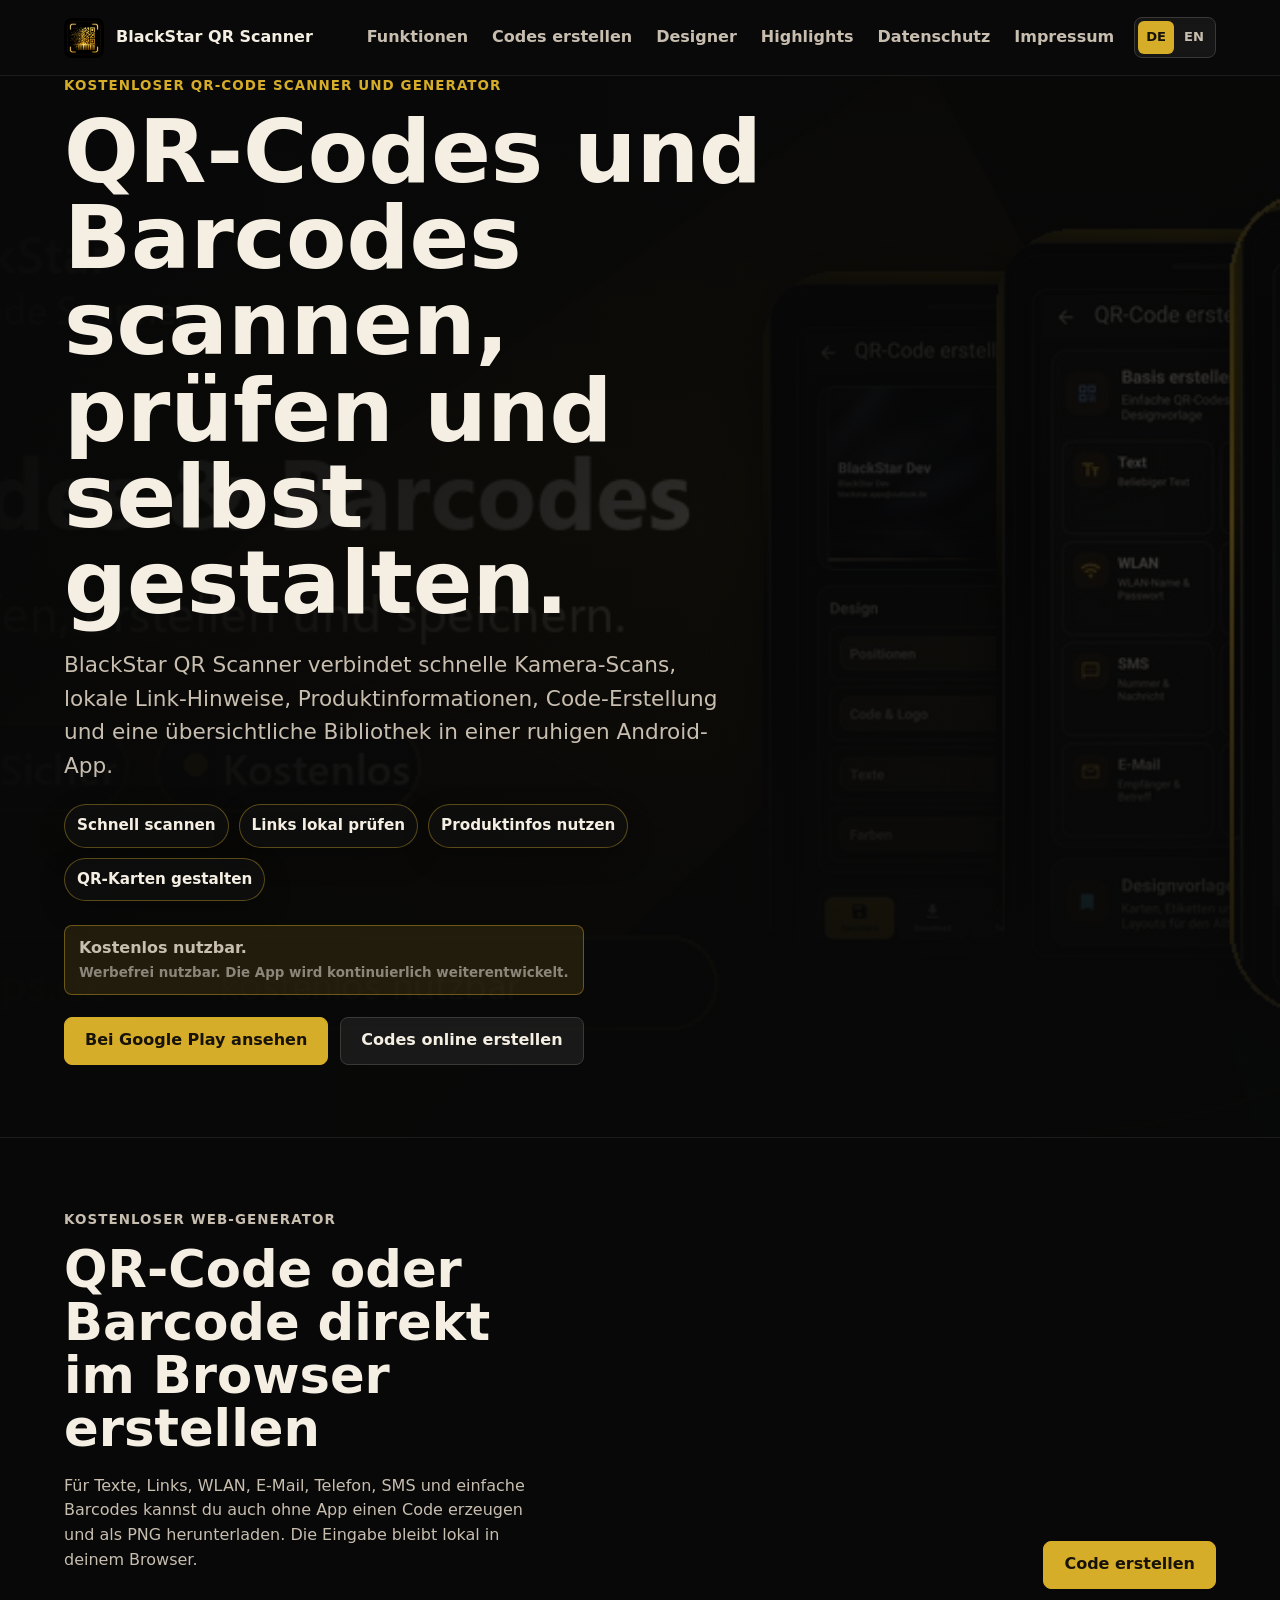
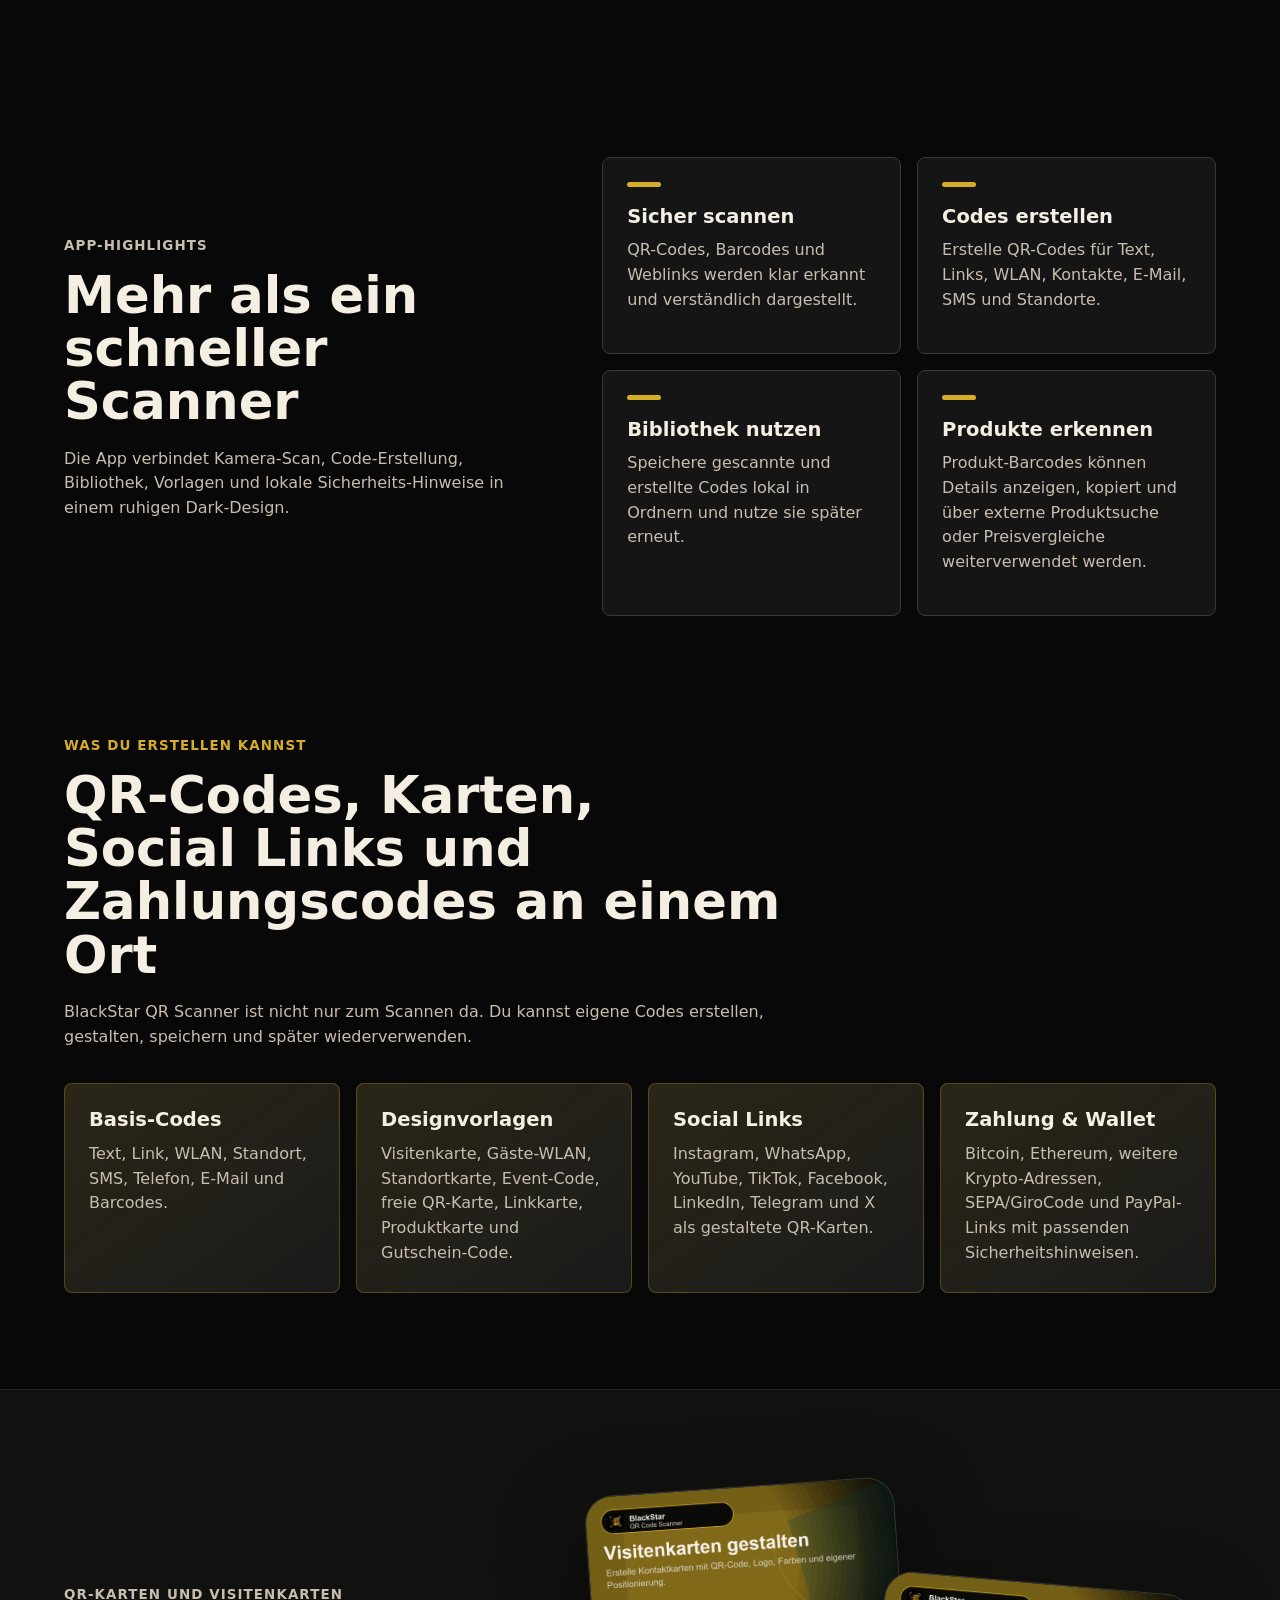
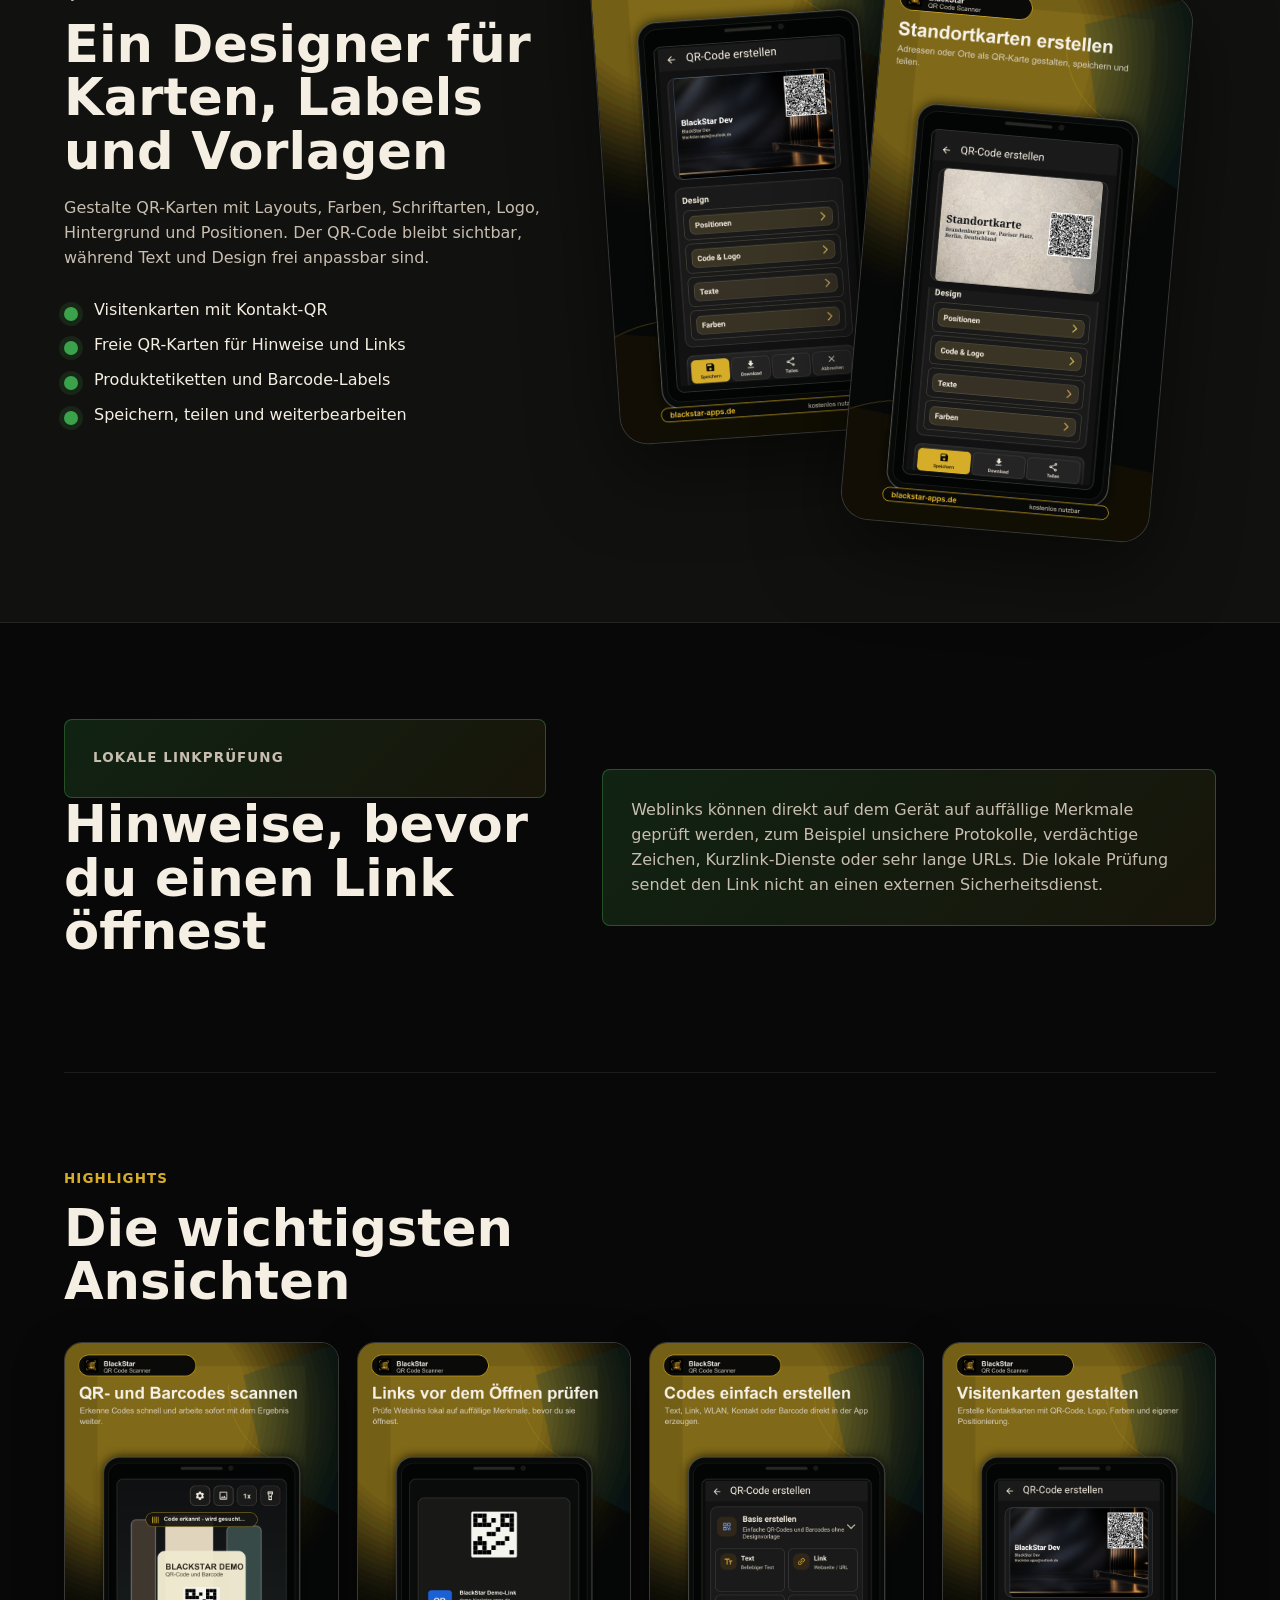
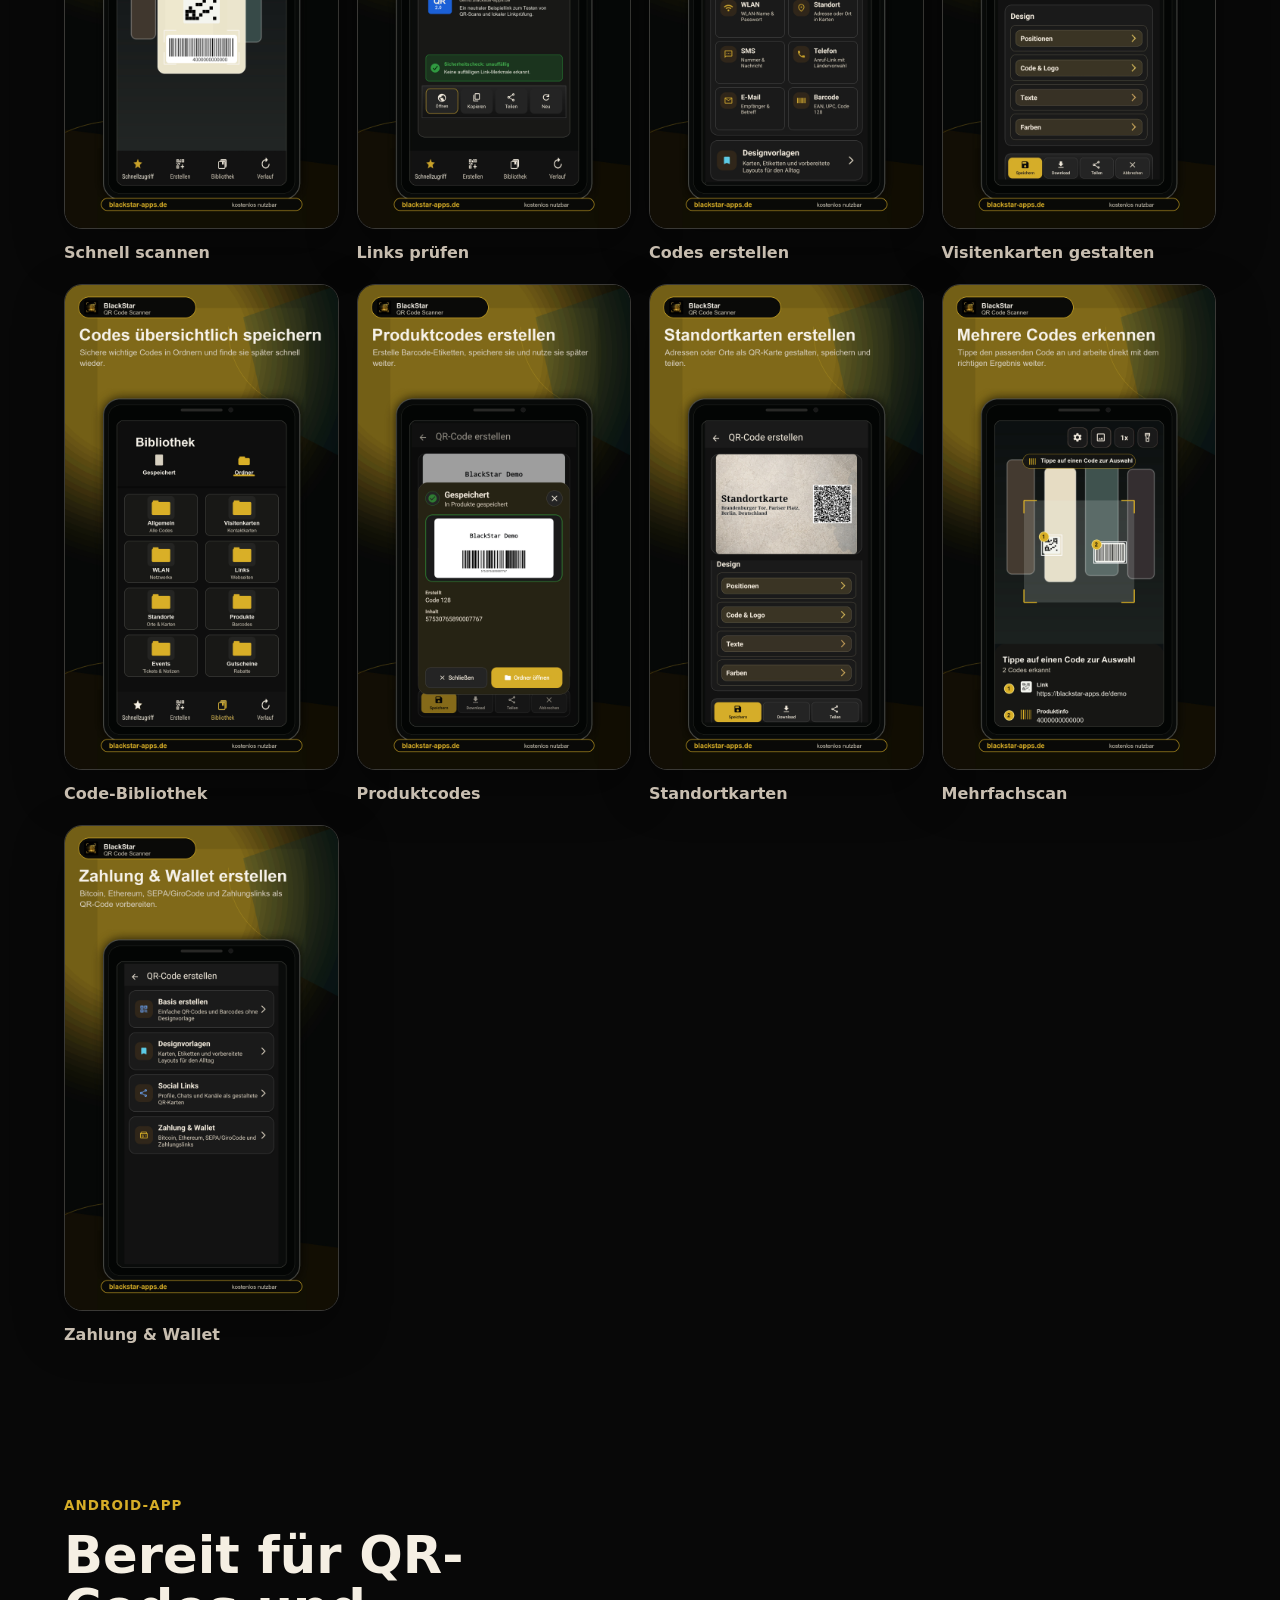
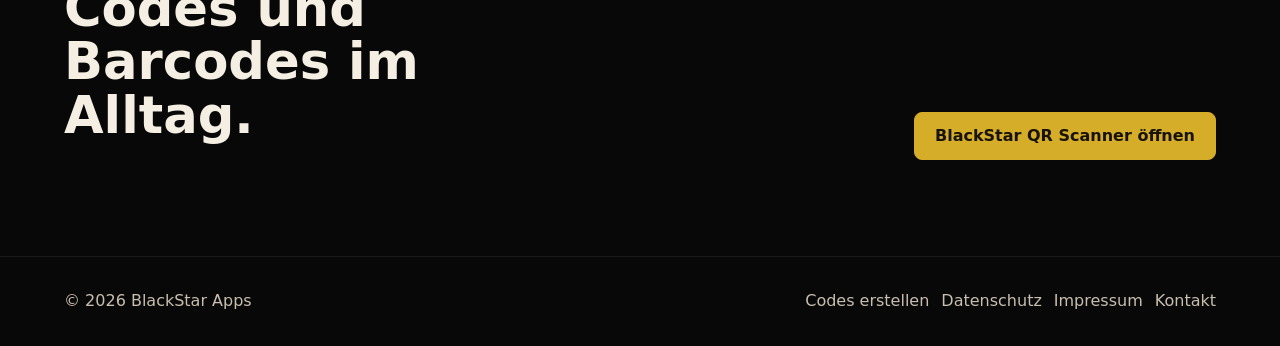
<file: index.html>
<!doctype html>
<html lang="de">
<head>
  <meta charset="utf-8">
  <meta name="viewport" content="width=device-width, initial-scale=1">
  <title>BlackStar QR Scanner - QR-Codes und Barcodes scannen und erstellen</title>
  <meta name="description" content="BlackStar QR Scanner ist eine Android-App zum Scannen, Erstellen, Speichern und Wiederverwenden von QR-Codes und Barcodes.">
  <meta name="robots" content="index, follow">
  <meta name="theme-color" content="#0c0c0c">
  <link rel="canonical" href="https://blackstar-apps.de/">
  <link rel="alternate" hreflang="de" href="https://blackstar-apps.de/">
  <link rel="alternate" hreflang="en" href="https://blackstar-apps.de/en/">
  <link rel="alternate" hreflang="x-default" href="https://blackstar-apps.de/">
  <meta property="og:type" content="website">
  <meta property="og:site_name" content="BlackStar Apps">
  <meta property="og:locale" content="de_DE">
  <meta property="og:locale:alternate" content="en_US">
  <meta property="og:title" content="BlackStar QR Scanner - QR-Codes und Barcodes scannen und erstellen">
  <meta property="og:description" content="Kostenlose Android-App zum Scannen, Erstellen, Speichern und Wiederverwenden von QR-Codes und Barcodes.">
  <meta property="og:url" content="https://blackstar-apps.de/">
  <meta property="og:image" content="https://blackstar-apps.de/assets/img/feature-de.jpg">
  <meta name="twitter:card" content="summary_large_image">
  <meta name="twitter:title" content="BlackStar QR Scanner">
  <meta name="twitter:description" content="QR-Codes und Barcodes einfach scannen, erstellen und speichern.">
  <meta name="twitter:image" content="https://blackstar-apps.de/assets/img/feature-de.jpg">
  <link rel="icon" href="assets/img/app-icon.png">
  <link rel="stylesheet" href="assets/styles.css">
  <script type="application/ld+json">
  {
    "@context": "https://schema.org",
    "@graph": [
      {
        "@type": "Organization",
        "@id": "https://blackstar-apps.de/#organization",
        "name": "BlackStar Apps",
        "url": "https://blackstar-apps.de/",
        "logo": "https://blackstar-apps.de/assets/img/app-icon.png",
        "email": "blackstar.apps@outlook.de"
      },
      {
        "@type": "WebSite",
        "@id": "https://blackstar-apps.de/#website",
        "url": "https://blackstar-apps.de/",
        "name": "BlackStar Apps",
        "inLanguage": "de",
        "publisher": {
          "@id": "https://blackstar-apps.de/#organization"
        }
      },
      {
        "@type": "MobileApplication",
        "@id": "https://blackstar-apps.de/#blackstar-qr-scanner",
        "name": "BlackStar QR Scanner",
        "operatingSystem": "Android",
        "applicationCategory": "UtilitiesApplication",
        "description": "Android-App zum Scannen, Erstellen, Speichern und Wiederverwenden von QR-Codes und Barcodes.",
        "isAccessibleForFree": true,
        "url": "https://blackstar-apps.de/",
        "downloadUrl": "https://play.google.com/store/apps/details?id=de.blackstar.qrscanner",
        "publisher": {
          "@id": "https://blackstar-apps.de/#organization"
        }
      }
    ]
  }
  </script>
</head>
<body>
  <header class="site-header">
    <a class="brand" href="index.html" aria-label="BlackStar QR Scanner Startseite">
      <img src="assets/img/app-icon.png" alt="" width="40" height="40">
      <span>BlackStar QR Scanner</span>
    </a>
    <button class="nav-toggle" type="button" aria-expanded="false" aria-controls="site-nav">
      <span></span>
      <span></span>
      <span></span>
    </button>
    <nav id="site-nav" class="site-nav" aria-label="Hauptnavigation">
      <a href="#funktionen">Funktionen</a>
      <a href="qr-code-erstellen.html">Codes erstellen</a>
      <a href="#design">Designer</a>
      <a href="#screenshots">Highlights</a>
      <a href="datenschutz.html">Datenschutz</a>
      <a href="impressum.html">Impressum</a>
    </nav>
    <div class="language-switch" aria-label="Sprache">
      <a href="index.html" aria-current="true">DE</a>
      <a href="en/">EN</a>
    </div>
  </header>

  <main>
    <section class="hero">
      <picture class="hero-bg">
        <source srcset="assets/img/feature-de.jpg" media="(min-width: 760px)">
        <img src="assets/img/feature-de.jpg" alt="">
      </picture>
      <div class="hero-overlay"></div>
      <div class="hero-content">
        <p class="eyebrow">Kostenloser QR-Code Scanner und Generator</p>
        <h1>QR-Codes und Barcodes scannen, prüfen und selbst gestalten.</h1>
        <p class="hero-copy">
          BlackStar QR Scanner verbindet schnelle Kamera-Scans, lokale Link-Hinweise,
          Produktinformationen, Code-Erstellung und eine übersichtliche Bibliothek in
          einer ruhigen Android-App.
        </p>
        <ul class="hero-benefits" aria-label="Wichtige Vorteile">
          <li>Schnell scannen</li>
          <li>Links lokal prüfen</li>
          <li>Produktinfos nutzen</li>
          <li>QR-Karten gestalten</li>
        </ul>
        <p class="free-note">
          <span>Kostenlos nutzbar.</span>
          <small>Werbefrei nutzbar. Die App wird kontinuierlich weiterentwickelt.</small>
        </p>
        <div class="hero-actions">
          <a class="button primary" href="https://play.google.com/store/apps/details?id=de.blackstar.qrscanner">Bei Google Play ansehen</a>
          <a class="button secondary" href="qr-code-erstellen.html">Codes online erstellen</a>
        </div>
      </div>
    </section>

    <section class="section web-tool-teaser">
      <div>
        <p class="section-kicker">Kostenloser Web-Generator</p>
        <h2>QR-Code oder Barcode direkt im Browser erstellen</h2>
        <p>
          Für Texte, Links, WLAN, E-Mail, Telefon, SMS und einfache Barcodes kannst du
          auch ohne App einen Code erzeugen und als PNG herunterladen.
          Die Eingabe bleibt lokal in deinem Browser.
        </p>
      </div>
      <a class="button primary" href="qr-code-erstellen.html">Code erstellen</a>
    </section>

    <section id="funktionen" class="section intro-grid">
      <div>
        <p class="section-kicker">App-Highlights</p>
        <h2>Mehr als ein schneller Scanner</h2>
        <p>
          Die App verbindet Kamera-Scan, Code-Erstellung, Bibliothek, Vorlagen und
          lokale Sicherheits-Hinweise in einem ruhigen Dark-Design.
        </p>
      </div>
      <div class="feature-list">
        <article>
          <h3>Sicher scannen</h3>
          <p>QR-Codes, Barcodes und Weblinks werden klar erkannt und verständlich dargestellt.</p>
        </article>
        <article>
          <h3>Codes erstellen</h3>
          <p>Erstelle QR-Codes für Text, Links, WLAN, Kontakte, E-Mail, SMS und Standorte.</p>
        </article>
        <article>
          <h3>Bibliothek nutzen</h3>
          <p>Speichere gescannte und erstellte Codes lokal in Ordnern und nutze sie später erneut.</p>
        </article>
        <article>
          <h3>Produkte erkennen</h3>
          <p>Produkt-Barcodes können Details anzeigen, kopiert und über externe Produktsuche oder Preisvergleiche weiterverwendet werden.</p>
        </article>
      </div>
    </section>

    <section class="section capability-section">
      <div class="section-heading">
        <p class="section-kicker">Was du erstellen kannst</p>
        <h2>QR-Codes, Karten, Social Links und Zahlungscodes an einem Ort</h2>
        <p>
          BlackStar QR Scanner ist nicht nur zum Scannen da. Du kannst eigene Codes
          erstellen, gestalten, speichern und später wiederverwenden.
        </p>
      </div>
      <div class="capability-grid">
        <article>
          <h3>Basis-Codes</h3>
          <p>Text, Link, WLAN, Standort, SMS, Telefon, E-Mail und Barcodes.</p>
        </article>
        <article>
          <h3>Designvorlagen</h3>
          <p>Visitenkarte, Gäste-WLAN, Standortkarte, Event-Code, freie QR-Karte, Linkkarte, Produktkarte und Gutschein-Code.</p>
        </article>
        <article>
          <h3>Social Links</h3>
          <p>Instagram, WhatsApp, YouTube, TikTok, Facebook, LinkedIn, Telegram und X als gestaltete QR-Karten.</p>
        </article>
        <article>
          <h3>Zahlung &amp; Wallet</h3>
          <p>Bitcoin, Ethereum, weitere Krypto-Adressen, SEPA/GiroCode und PayPal-Links mit passenden Sicherheitshinweisen.</p>
        </article>
      </div>
    </section>

    <section id="design" class="section designer">
      <div class="designer-copy">
        <p class="section-kicker">QR-Karten und Visitenkarten</p>
        <h2>Ein Designer für Karten, Labels und Vorlagen</h2>
        <p>
          Gestalte QR-Karten mit Layouts, Farben, Schriftarten, Logo, Hintergrund
          und Positionen. Der QR-Code bleibt sichtbar, während Text und Design frei
          anpassbar sind.
        </p>
        <ul class="check-list">
          <li>Visitenkarten mit Kontakt-QR</li>
          <li>Freie QR-Karten für Hinweise und Links</li>
          <li>Produktetiketten und Barcode-Labels</li>
          <li>Speichern, teilen und weiterbearbeiten</li>
        </ul>
      </div>
      <div class="phone-pair" aria-label="App-Vorschauen">
        <img class="phone one" src="assets/img/web-de-04-business-card-designer.jpg" alt="Visitenkarten-Designer im BlackStar QR Scanner">
        <img class="phone two" src="assets/img/web-de-07-location-card.jpg" alt="Standortkarte mit QR-Code und Designoptionen">
      </div>
    </section>

    <section class="section safety">
      <div>
        <p class="section-kicker">Lokale Linkprüfung</p>
        <h2>Hinweise, bevor du einen Link öffnest</h2>
      </div>
      <p>
        Weblinks können direkt auf dem Gerät auf auffällige Merkmale geprüft werden,
        zum Beispiel unsichere Protokolle, verdächtige Zeichen, Kurzlink-Dienste
        oder sehr lange URLs. Die lokale Prüfung sendet den Link nicht an einen
        externen Sicherheitsdienst.
      </p>
    </section>

    <section id="screenshots" class="section screenshot-section">
      <div class="section-heading">
        <p class="section-kicker">Highlights</p>
        <h2>Die wichtigsten Ansichten</h2>
      </div>
      <div class="screenshots">
        <figure>
          <img src="assets/img/web-de-01-scan-codes.jpg" alt="Scanner mit erkanntem QR-Code und Barcode">
          <figcaption>Schnell scannen</figcaption>
        </figure>
        <figure>
          <img src="assets/img/web-de-02-link-safety-check.jpg" alt="Link-Ergebnis mit lokalem Sicherheitscheck">
          <figcaption>Links prüfen</figcaption>
        </figure>
        <figure>
          <img src="assets/img/web-de-03-create-codes.jpg" alt="QR-Code-Generator mit mehreren Codearten">
          <figcaption>Codes erstellen</figcaption>
        </figure>
        <figure>
          <img src="assets/img/web-de-04-business-card-designer.jpg" alt="Visitenkarten-Designer mit Layout- und Farbbereichen">
          <figcaption>Visitenkarten gestalten</figcaption>
        </figure>
        <figure>
          <img src="assets/img/web-de-05-organize-library.jpg" alt="Bibliothek mit Ordnern für gespeicherte Codes">
          <figcaption>Code-Bibliothek</figcaption>
        </figure>
        <figure>
          <img src="assets/img/web-de-06-product-code.jpg" alt="Produktcode und Barcode-Etikett mit gespeicherter Vorschau">
          <figcaption>Produktcodes</figcaption>
        </figure>
        <figure>
          <img src="assets/img/web-de-07-location-card.jpg" alt="Standortkarte mit QR-Code und Layoutoptionen">
          <figcaption>Standortkarten</figcaption>
        </figure>
        <figure>
          <img src="assets/img/web-de-08-multi-scan-selection.jpg" alt="Mehrfachscan mit auswählbaren Codes">
          <figcaption>Mehrfachscan</figcaption>
        </figure>
        <figure>
          <img src="assets/img/web-de-09-payment-wallet.jpg" alt="Zahlung und Wallet im QR-Code-Generator">
          <figcaption>Zahlung &amp; Wallet</figcaption>
        </figure>
      </div>
    </section>

    <section class="section cta">
      <div>
        <p class="section-kicker">Android-App</p>
        <h2>Bereit für QR-Codes und Barcodes im Alltag.</h2>
      </div>
      <a class="button primary" href="https://play.google.com/store/apps/details?id=de.blackstar.qrscanner">BlackStar QR Scanner öffnen</a>
    </section>
  </main>

  <footer class="site-footer">
    <p>© <span id="year"></span> BlackStar Apps</p>
    <div>
      <a href="qr-code-erstellen.html">Codes erstellen</a>
      <a href="datenschutz.html">Datenschutz</a>
      <a href="impressum.html">Impressum</a>
      <a href="mailto:blackstar.apps@outlook.de">Kontakt</a>
    </div>
  </footer>

  <script src="assets/app.js"></script>
</body>
</html>
</file>
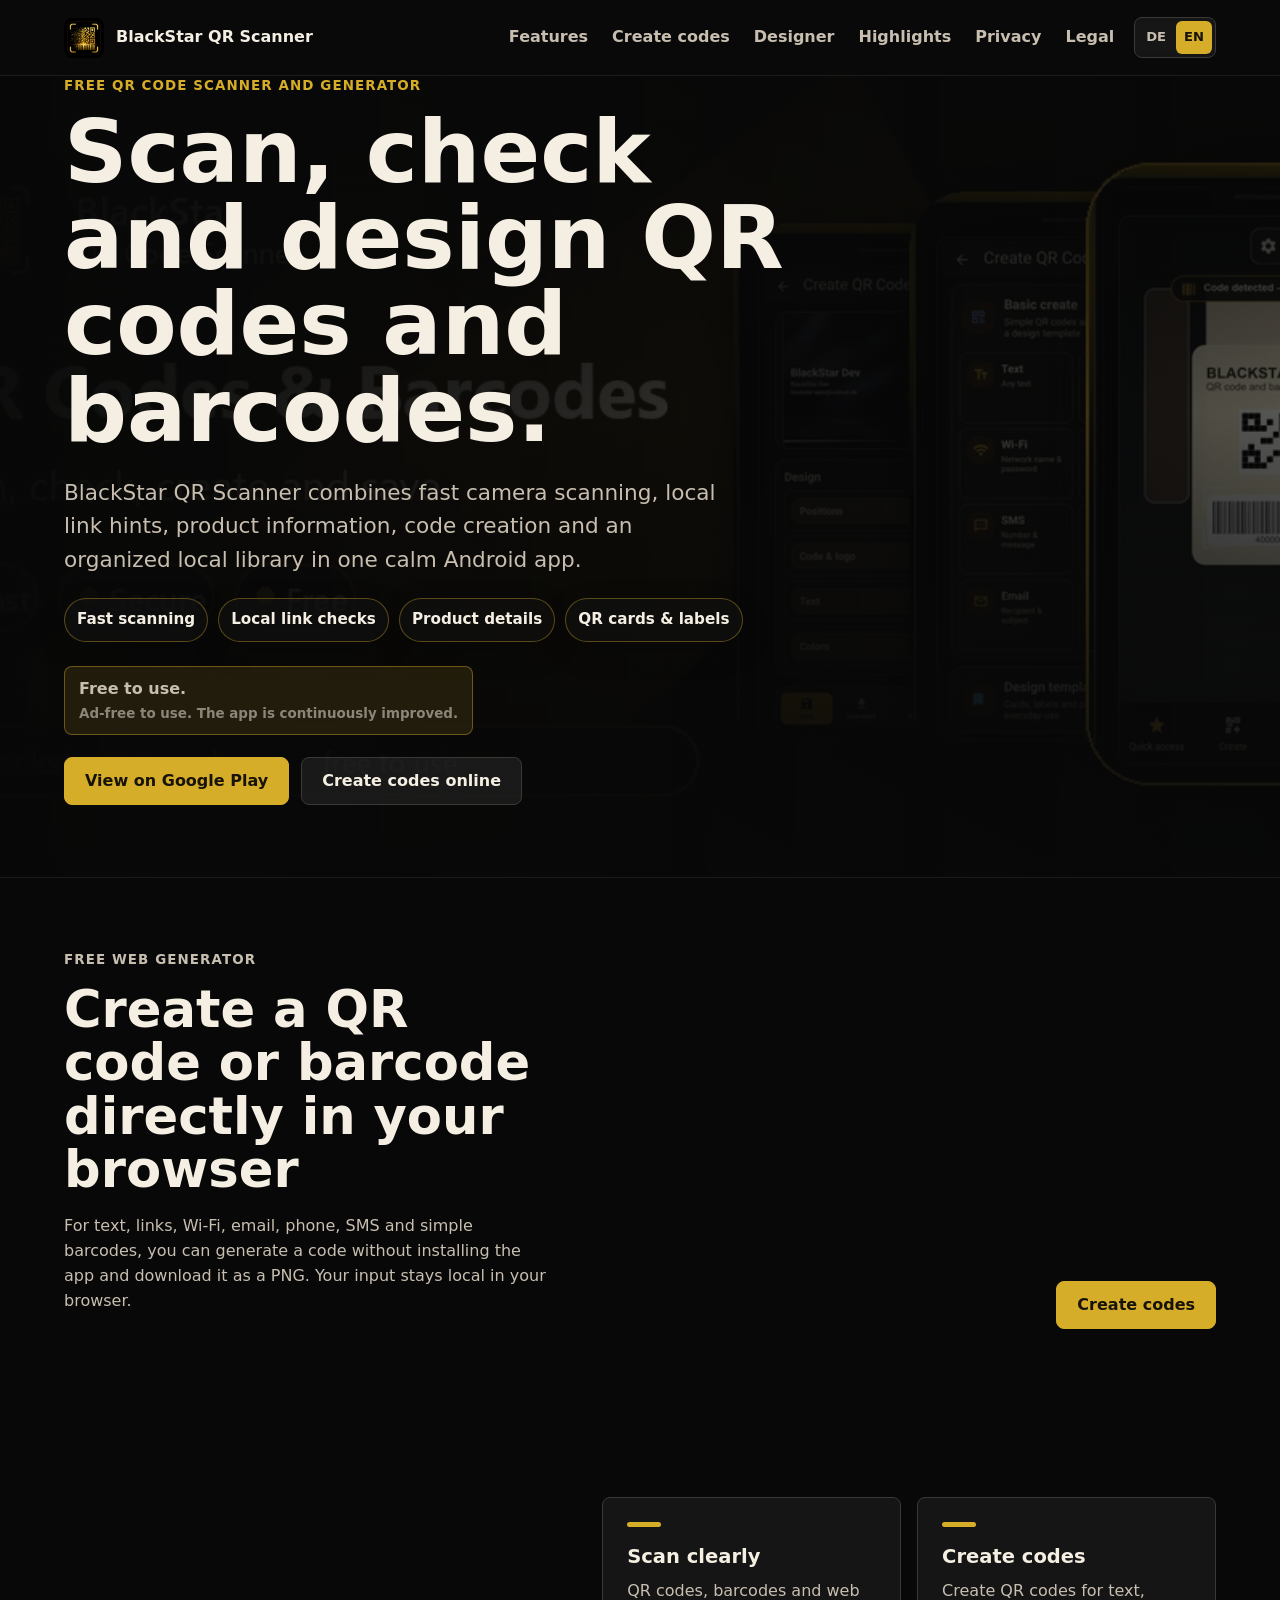
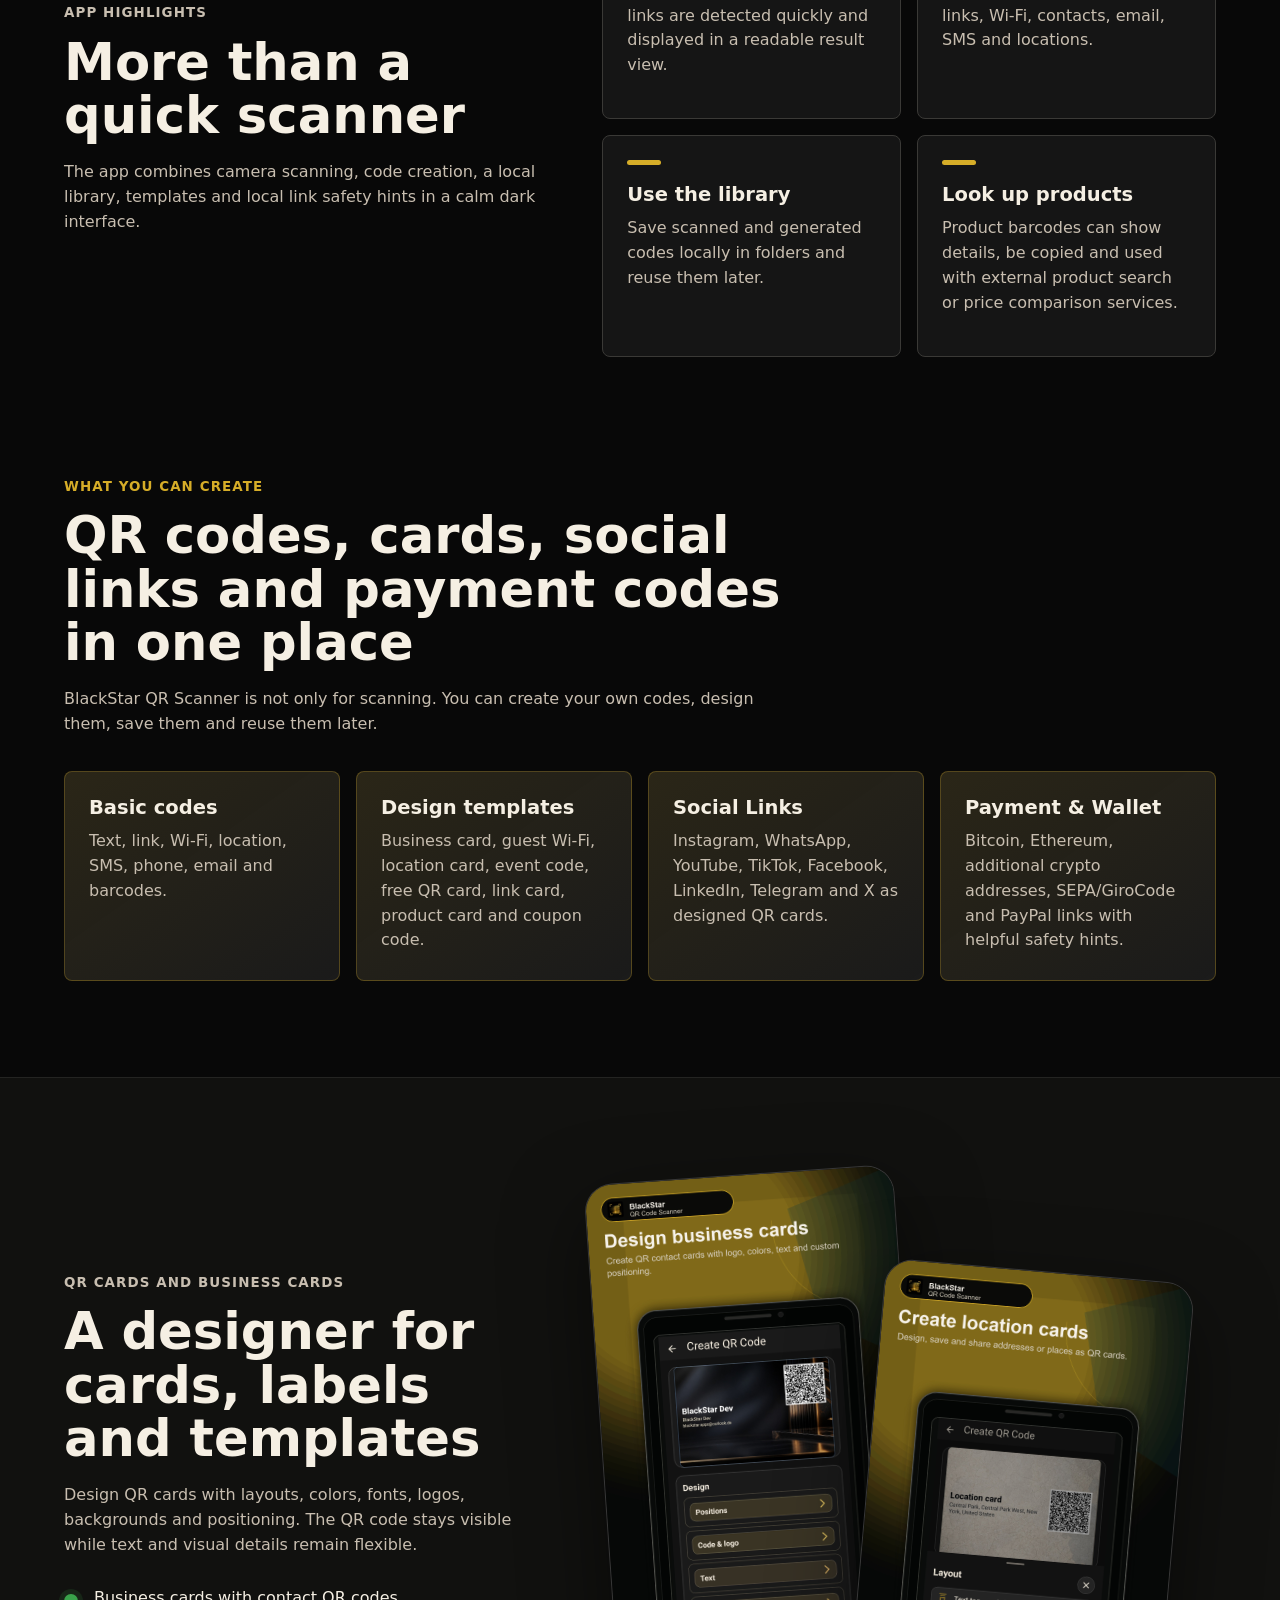
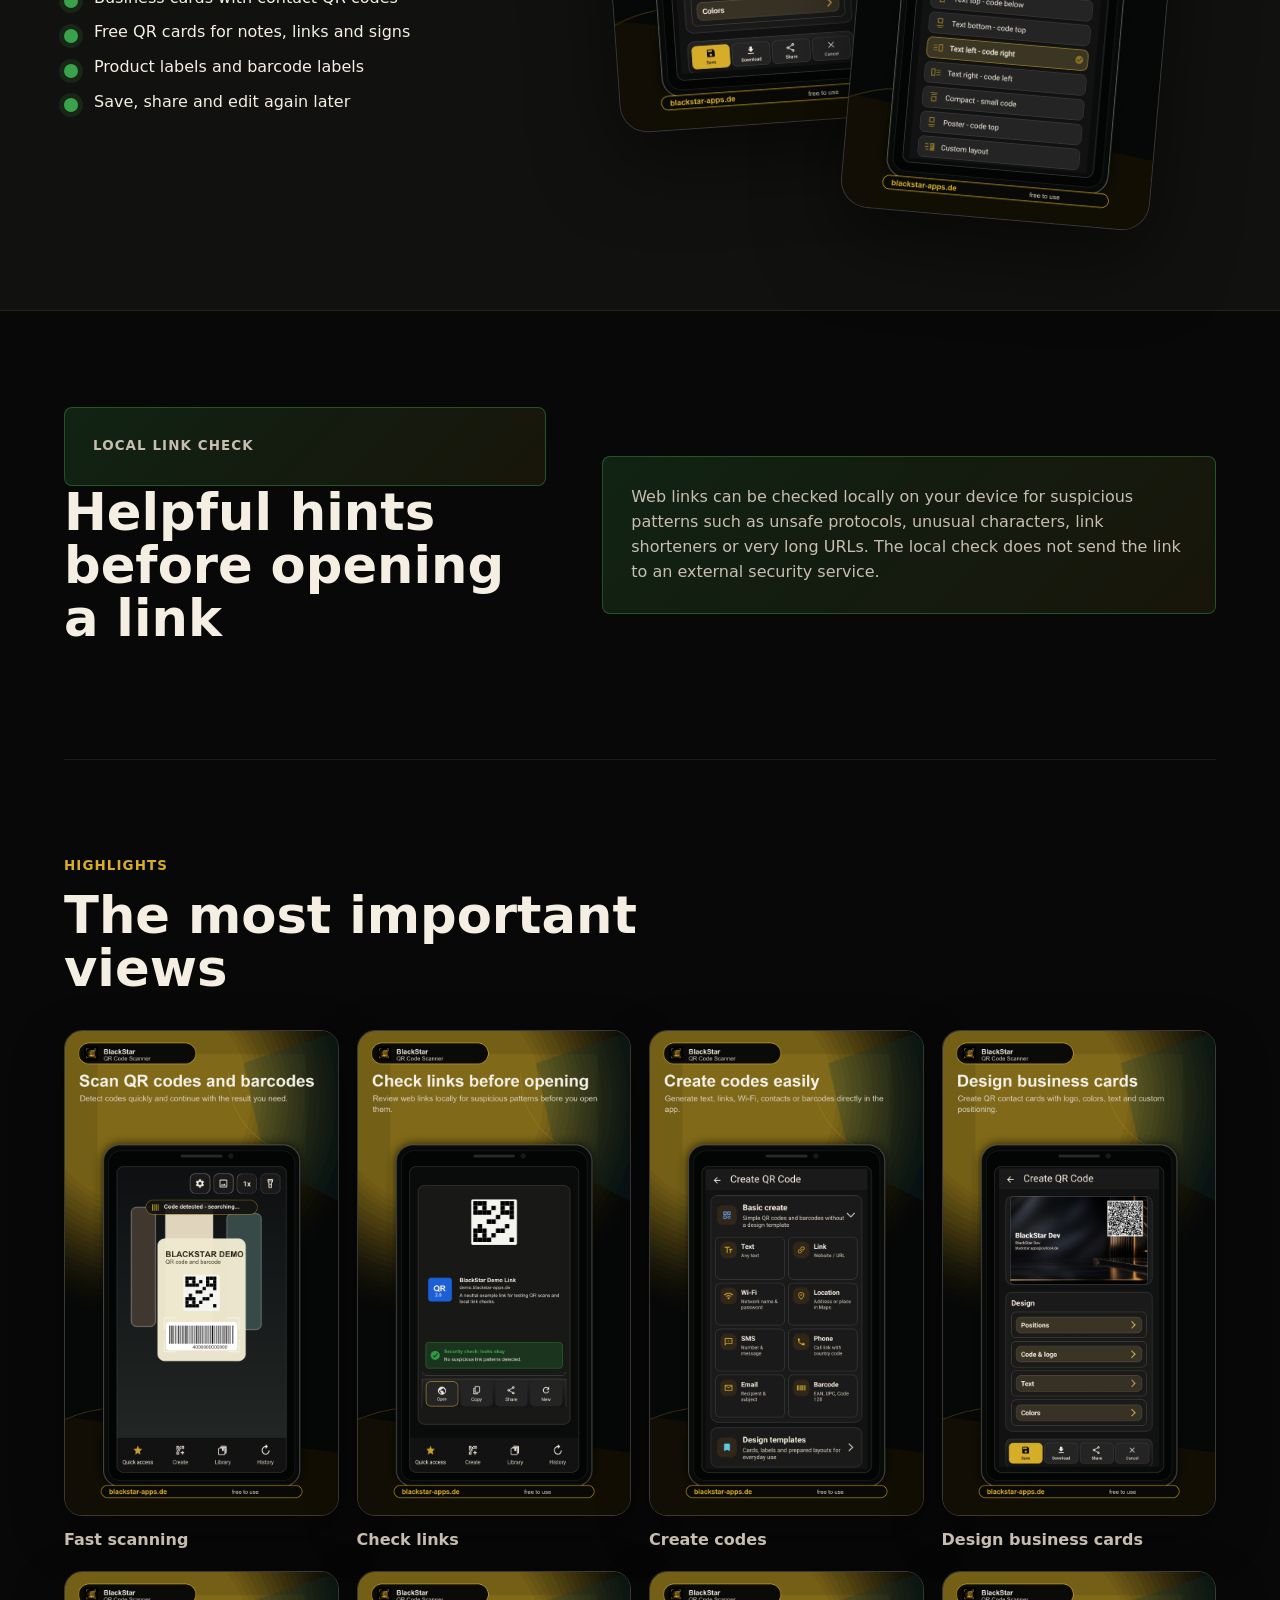
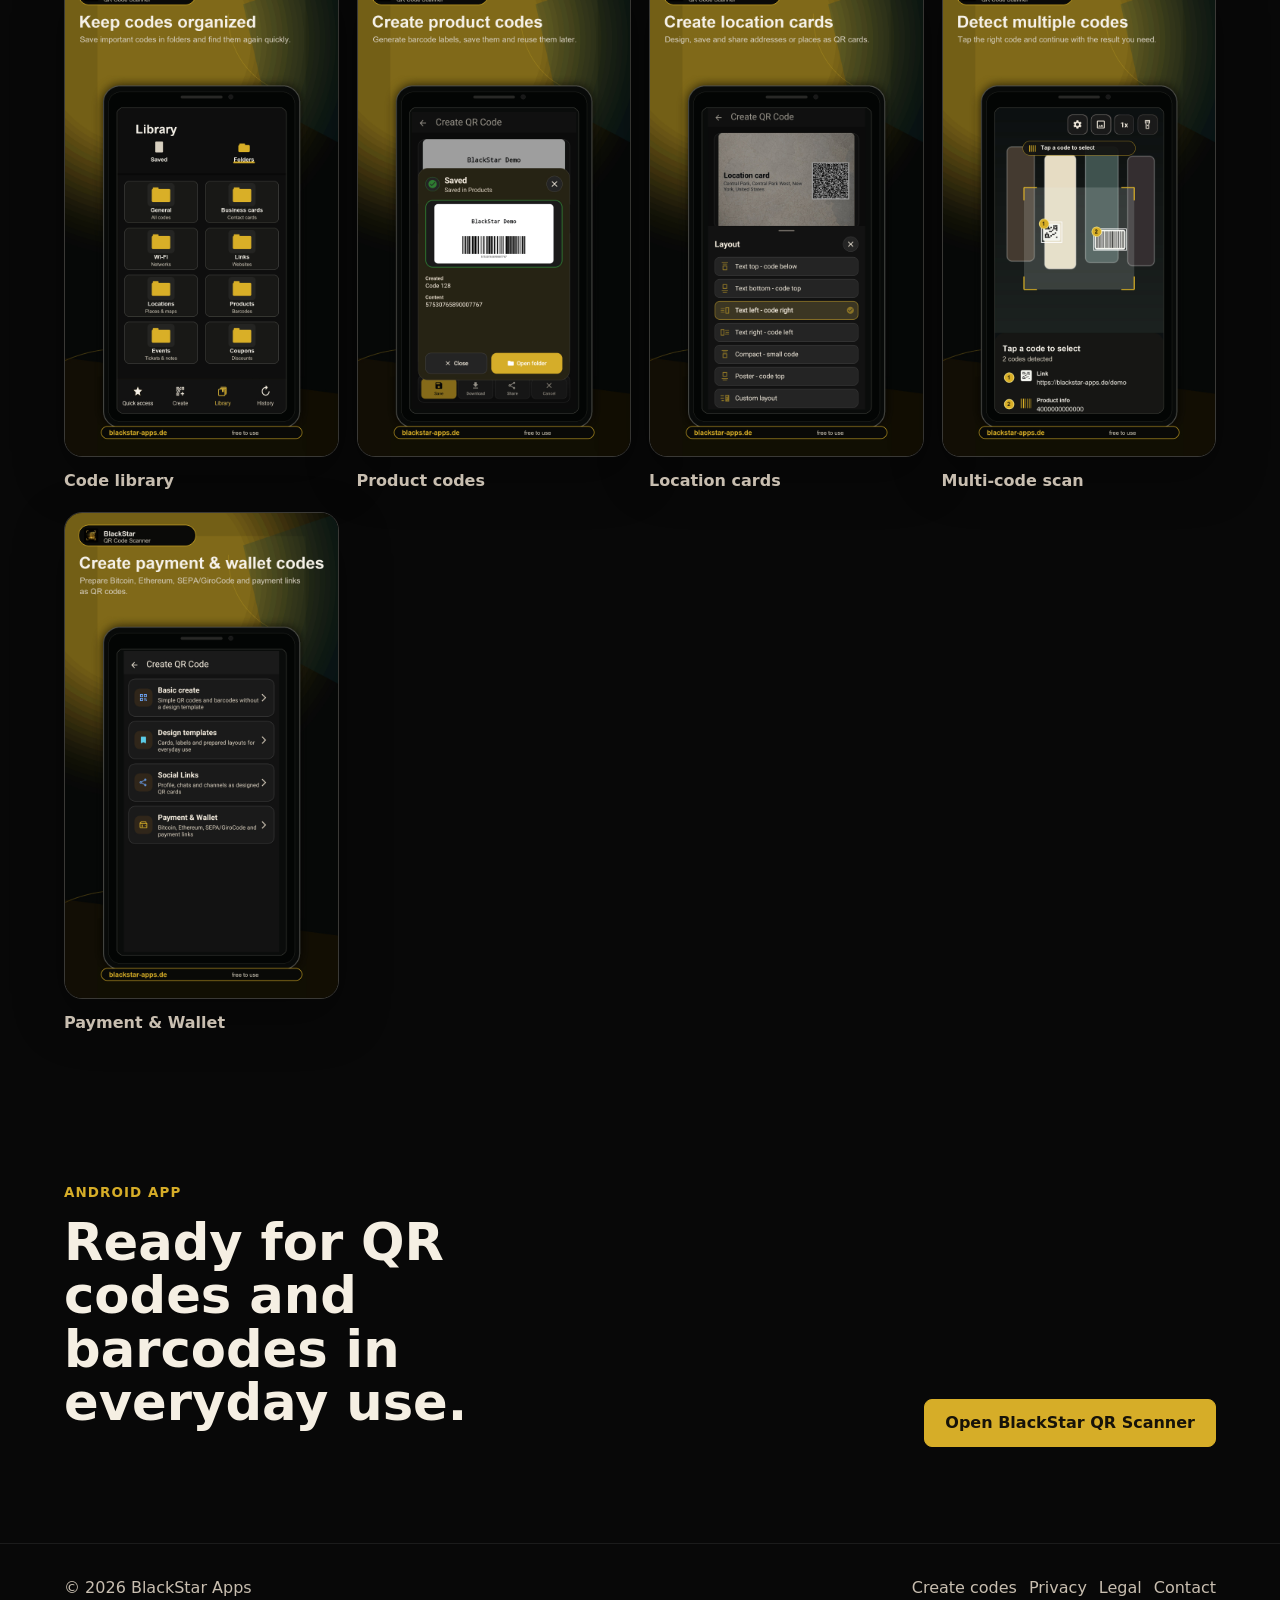
<file: en/index.html>
<!doctype html>
<html lang="en">
<head>
  <meta charset="utf-8">
  <meta name="viewport" content="width=device-width, initial-scale=1">
  <title>BlackStar QR Scanner - Scan and create QR codes and barcodes</title>
  <meta name="description" content="BlackStar QR Scanner is an Android app for scanning, creating, saving and reusing QR codes and barcodes.">
  <meta name="robots" content="index, follow">
  <meta name="theme-color" content="#0c0c0c">
  <link rel="canonical" href="https://blackstar-apps.de/en/">
  <link rel="alternate" hreflang="de" href="https://blackstar-apps.de/">
  <link rel="alternate" hreflang="en" href="https://blackstar-apps.de/en/">
  <link rel="alternate" hreflang="x-default" href="https://blackstar-apps.de/">
  <meta property="og:type" content="website">
  <meta property="og:site_name" content="BlackStar Apps">
  <meta property="og:locale" content="en_US">
  <meta property="og:locale:alternate" content="de_DE">
  <meta property="og:title" content="BlackStar QR Scanner - Scan and create QR codes and barcodes">
  <meta property="og:description" content="Free Android app for scanning, creating, saving and reusing QR codes and barcodes.">
  <meta property="og:url" content="https://blackstar-apps.de/en/">
  <meta property="og:image" content="https://blackstar-apps.de/assets/img/feature-en-unified.jpg">
  <meta name="twitter:card" content="summary_large_image">
  <meta name="twitter:title" content="BlackStar QR Scanner">
  <meta name="twitter:description" content="Scan, create and save QR codes and barcodes.">
  <meta name="twitter:image" content="https://blackstar-apps.de/assets/img/feature-en-unified.jpg">
  <link rel="icon" href="../assets/img/app-icon.png">
  <link rel="stylesheet" href="../assets/styles.css">
  <script type="application/ld+json">
  {
    "@context": "https://schema.org",
    "@graph": [
      {
        "@type": "Organization",
        "@id": "https://blackstar-apps.de/#organization",
        "name": "BlackStar Apps",
        "url": "https://blackstar-apps.de/",
        "logo": "https://blackstar-apps.de/assets/img/app-icon.png",
        "email": "blackstar.apps@outlook.de"
      },
      {
        "@type": "WebSite",
        "@id": "https://blackstar-apps.de/#website",
        "url": "https://blackstar-apps.de/",
        "name": "BlackStar Apps",
        "inLanguage": "en",
        "publisher": {
          "@id": "https://blackstar-apps.de/#organization"
        }
      },
      {
        "@type": "MobileApplication",
        "@id": "https://blackstar-apps.de/#blackstar-qr-scanner",
        "name": "BlackStar QR Scanner",
        "operatingSystem": "Android",
        "applicationCategory": "UtilitiesApplication",
        "description": "Android app for scanning, creating, saving and reusing QR codes and barcodes.",
        "isAccessibleForFree": true,
        "url": "https://blackstar-apps.de/en/",
        "downloadUrl": "https://play.google.com/store/apps/details?id=de.blackstar.qrscanner",
        "publisher": {
          "@id": "https://blackstar-apps.de/#organization"
        }
      }
    ]
  }
  </script>
</head>
<body>
  <header class="site-header">
    <a class="brand" href="index.html" aria-label="BlackStar QR Scanner home">
      <img src="../assets/img/app-icon.png" alt="" width="40" height="40">
      <span>BlackStar QR Scanner</span>
    </a>
    <button class="nav-toggle" type="button" aria-expanded="false" aria-controls="site-nav">
      <span></span>
      <span></span>
      <span></span>
    </button>
    <nav id="site-nav" class="site-nav" aria-label="Main navigation">
      <a href="#features">Features</a>
      <a href="qr-code-generator.html">Create codes</a>
      <a href="#designer">Designer</a>
      <a href="#screenshots">Highlights</a>
      <a href="privacy.html">Privacy</a>
      <a href="legal.html">Legal</a>
    </nav>
    <div class="language-switch" aria-label="Language">
      <a href="../index.html">DE</a>
      <a href="index.html" aria-current="true">EN</a>
    </div>
  </header>

  <main>
    <section class="hero">
      <picture class="hero-bg">
        <source srcset="../assets/img/feature-en-unified.jpg" media="(min-width: 760px)">
        <img src="../assets/img/feature-en-unified.jpg" alt="">
      </picture>
      <div class="hero-overlay"></div>
      <div class="hero-content">
        <p class="eyebrow">Free QR code scanner and generator</p>
        <h1>Scan, check and design QR codes and barcodes.</h1>
        <p class="hero-copy">
          BlackStar QR Scanner combines fast camera scanning, local link hints,
          product information, code creation and an organized local library in
          one calm Android app.
        </p>
        <ul class="hero-benefits" aria-label="Key benefits">
          <li>Fast scanning</li>
          <li>Local link checks</li>
          <li>Product details</li>
          <li>QR cards & labels</li>
        </ul>
        <p class="free-note">
          <span>Free to use.</span>
          <small>Ad-free to use. The app is continuously improved.</small>
        </p>
        <div class="hero-actions">
          <a class="button primary" href="https://play.google.com/store/apps/details?id=de.blackstar.qrscanner">View on Google Play</a>
          <a class="button secondary" href="qr-code-generator.html">Create codes online</a>
        </div>
      </div>
    </section>

    <section class="section web-tool-teaser">
      <div>
        <p class="section-kicker">Free web generator</p>
        <h2>Create a QR code or barcode directly in your browser</h2>
        <p>
          For text, links, Wi-Fi, email, phone, SMS and simple barcodes, you can generate
          a code without installing the app and download it as a PNG.
          Your input stays local in your browser.
        </p>
      </div>
      <a class="button primary" href="qr-code-generator.html">Create codes</a>
    </section>

    <section id="features" class="section intro-grid">
      <div>
        <p class="section-kicker">App highlights</p>
        <h2>More than a quick scanner</h2>
        <p>
          The app combines camera scanning, code creation, a local library, templates
          and local link safety hints in a calm dark interface.
        </p>
      </div>
      <div class="feature-list">
        <article>
          <h3>Scan clearly</h3>
          <p>QR codes, barcodes and web links are detected quickly and displayed in a readable result view.</p>
        </article>
        <article>
          <h3>Create codes</h3>
          <p>Create QR codes for text, links, Wi-Fi, contacts, email, SMS and locations.</p>
        </article>
        <article>
          <h3>Use the library</h3>
          <p>Save scanned and generated codes locally in folders and reuse them later.</p>
        </article>
        <article>
          <h3>Look up products</h3>
          <p>Product barcodes can show details, be copied and used with external product search or price comparison services.</p>
        </article>
      </div>
    </section>

    <section class="section capability-section">
      <div class="section-heading">
        <p class="section-kicker">What you can create</p>
        <h2>QR codes, cards, social links and payment codes in one place</h2>
        <p>
          BlackStar QR Scanner is not only for scanning. You can create your own
          codes, design them, save them and reuse them later.
        </p>
      </div>
      <div class="capability-grid">
        <article>
          <h3>Basic codes</h3>
          <p>Text, link, Wi-Fi, location, SMS, phone, email and barcodes.</p>
        </article>
        <article>
          <h3>Design templates</h3>
          <p>Business card, guest Wi-Fi, location card, event code, free QR card, link card, product card and coupon code.</p>
        </article>
        <article>
          <h3>Social Links</h3>
          <p>Instagram, WhatsApp, YouTube, TikTok, Facebook, LinkedIn, Telegram and X as designed QR cards.</p>
        </article>
        <article>
          <h3>Payment &amp; Wallet</h3>
          <p>Bitcoin, Ethereum, additional crypto addresses, SEPA/GiroCode and PayPal links with helpful safety hints.</p>
        </article>
      </div>
    </section>

    <section id="designer" class="section designer">
      <div class="designer-copy">
        <p class="section-kicker">QR cards and business cards</p>
        <h2>A designer for cards, labels and templates</h2>
        <p>
          Design QR cards with layouts, colors, fonts, logos, backgrounds and positioning.
          The QR code stays visible while text and visual details remain flexible.
        </p>
        <ul class="check-list">
          <li>Business cards with contact QR codes</li>
          <li>Free QR cards for notes, links and signs</li>
          <li>Product labels and barcode labels</li>
          <li>Save, share and edit again later</li>
        </ul>
      </div>
      <div class="phone-pair" aria-label="App previews">
        <img class="phone one" src="../assets/img/web-en-04-business-card-designer.jpg" alt="Business card designer in BlackStar QR Scanner">
        <img class="phone two" src="../assets/img/web-en-07-location-card.jpg" alt="Location card with QR code and design options">
      </div>
    </section>

    <section class="section safety">
      <div>
        <p class="section-kicker">Local link check</p>
        <h2>Helpful hints before opening a link</h2>
      </div>
      <p>
        Web links can be checked locally on your device for suspicious patterns such as
        unsafe protocols, unusual characters, link shorteners or very long URLs. The local
        check does not send the link to an external security service.
      </p>
    </section>

    <section id="screenshots" class="section screenshot-section">
      <div class="section-heading">
        <p class="section-kicker">Highlights</p>
        <h2>The most important views</h2>
      </div>
      <div class="screenshots">
        <figure>
          <img src="../assets/img/web-en-01-scan-codes.jpg" alt="Scanner with detected QR code and barcode">
          <figcaption>Fast scanning</figcaption>
        </figure>
        <figure>
          <img src="../assets/img/web-en-02-link-safety-check.jpg" alt="Link result with local safety check">
          <figcaption>Check links</figcaption>
        </figure>
        <figure>
          <img src="../assets/img/web-en-03-create-codes.jpg" alt="QR code generator with multiple code types">
          <figcaption>Create codes</figcaption>
        </figure>
        <figure>
          <img src="../assets/img/web-en-04-business-card-designer.jpg" alt="Business card designer with layout and color sections">
          <figcaption>Design business cards</figcaption>
        </figure>
        <figure>
          <img src="../assets/img/web-en-05-organize-library.jpg" alt="Library with folders for saved codes">
          <figcaption>Code library</figcaption>
        </figure>
        <figure>
          <img src="../assets/img/web-en-06-product-code.jpg" alt="Product code and barcode label with saved preview">
          <figcaption>Product codes</figcaption>
        </figure>
        <figure>
          <img src="../assets/img/web-en-07-location-card.jpg" alt="Location card with QR code and layout options">
          <figcaption>Location cards</figcaption>
        </figure>
        <figure>
          <img src="../assets/img/web-en-08-multi-scan-selection.jpg" alt="Multi-code scan with selectable codes">
          <figcaption>Multi-code scan</figcaption>
        </figure>
        <figure>
          <img src="../assets/img/web-en-09-payment-wallet.jpg" alt="Payment and wallet section in the QR code generator">
          <figcaption>Payment &amp; Wallet</figcaption>
        </figure>
      </div>
    </section>

    <section class="section cta">
      <div>
        <p class="section-kicker">Android app</p>
        <h2>Ready for QR codes and barcodes in everyday use.</h2>
      </div>
      <a class="button primary" href="https://play.google.com/store/apps/details?id=de.blackstar.qrscanner">Open BlackStar QR Scanner</a>
    </section>
  </main>

  <footer class="site-footer">
    <p>&copy; <span id="year"></span> BlackStar Apps</p>
    <div>
      <a href="qr-code-generator.html">Create codes</a>
      <a href="privacy.html">Privacy</a>
      <a href="legal.html">Legal</a>
      <a href="mailto:blackstar.apps@outlook.de">Contact</a>
    </div>
  </footer>

  <script src="../assets/app.js"></script>
</body>
</html>
</file>
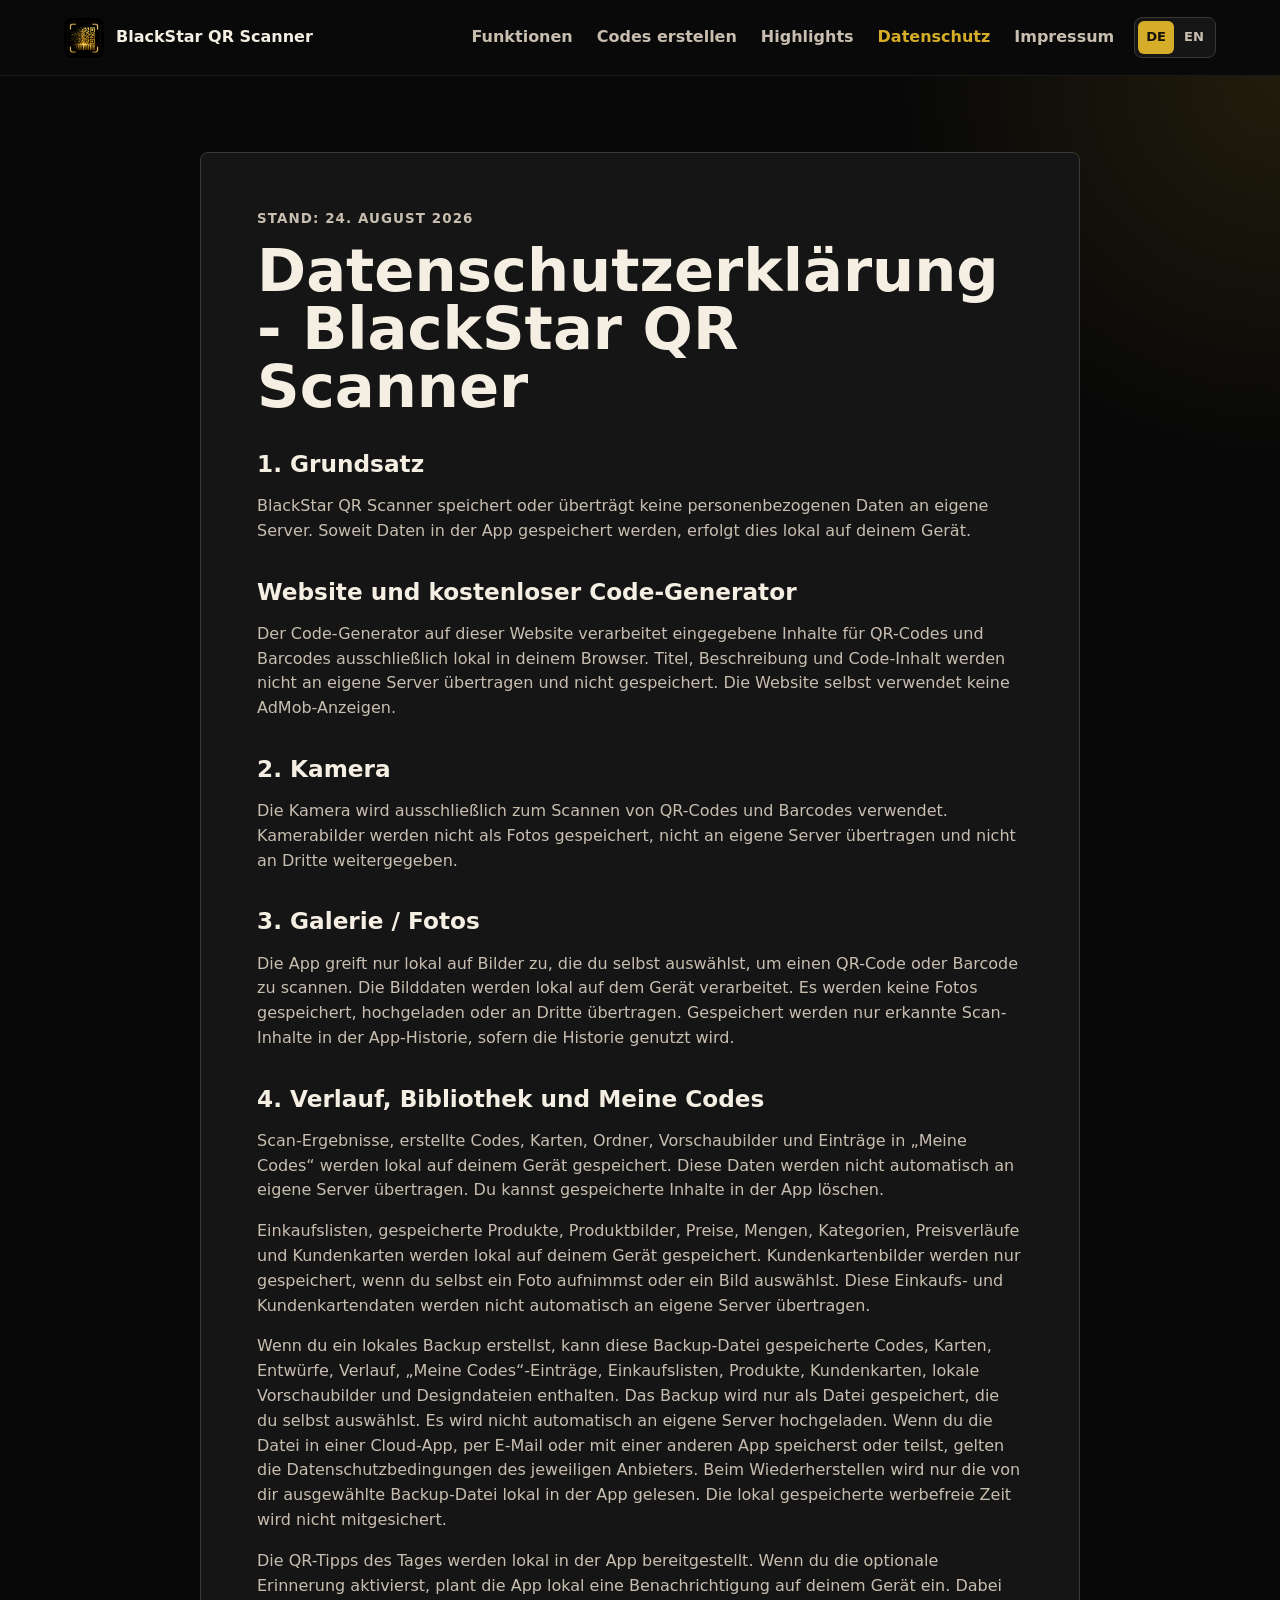
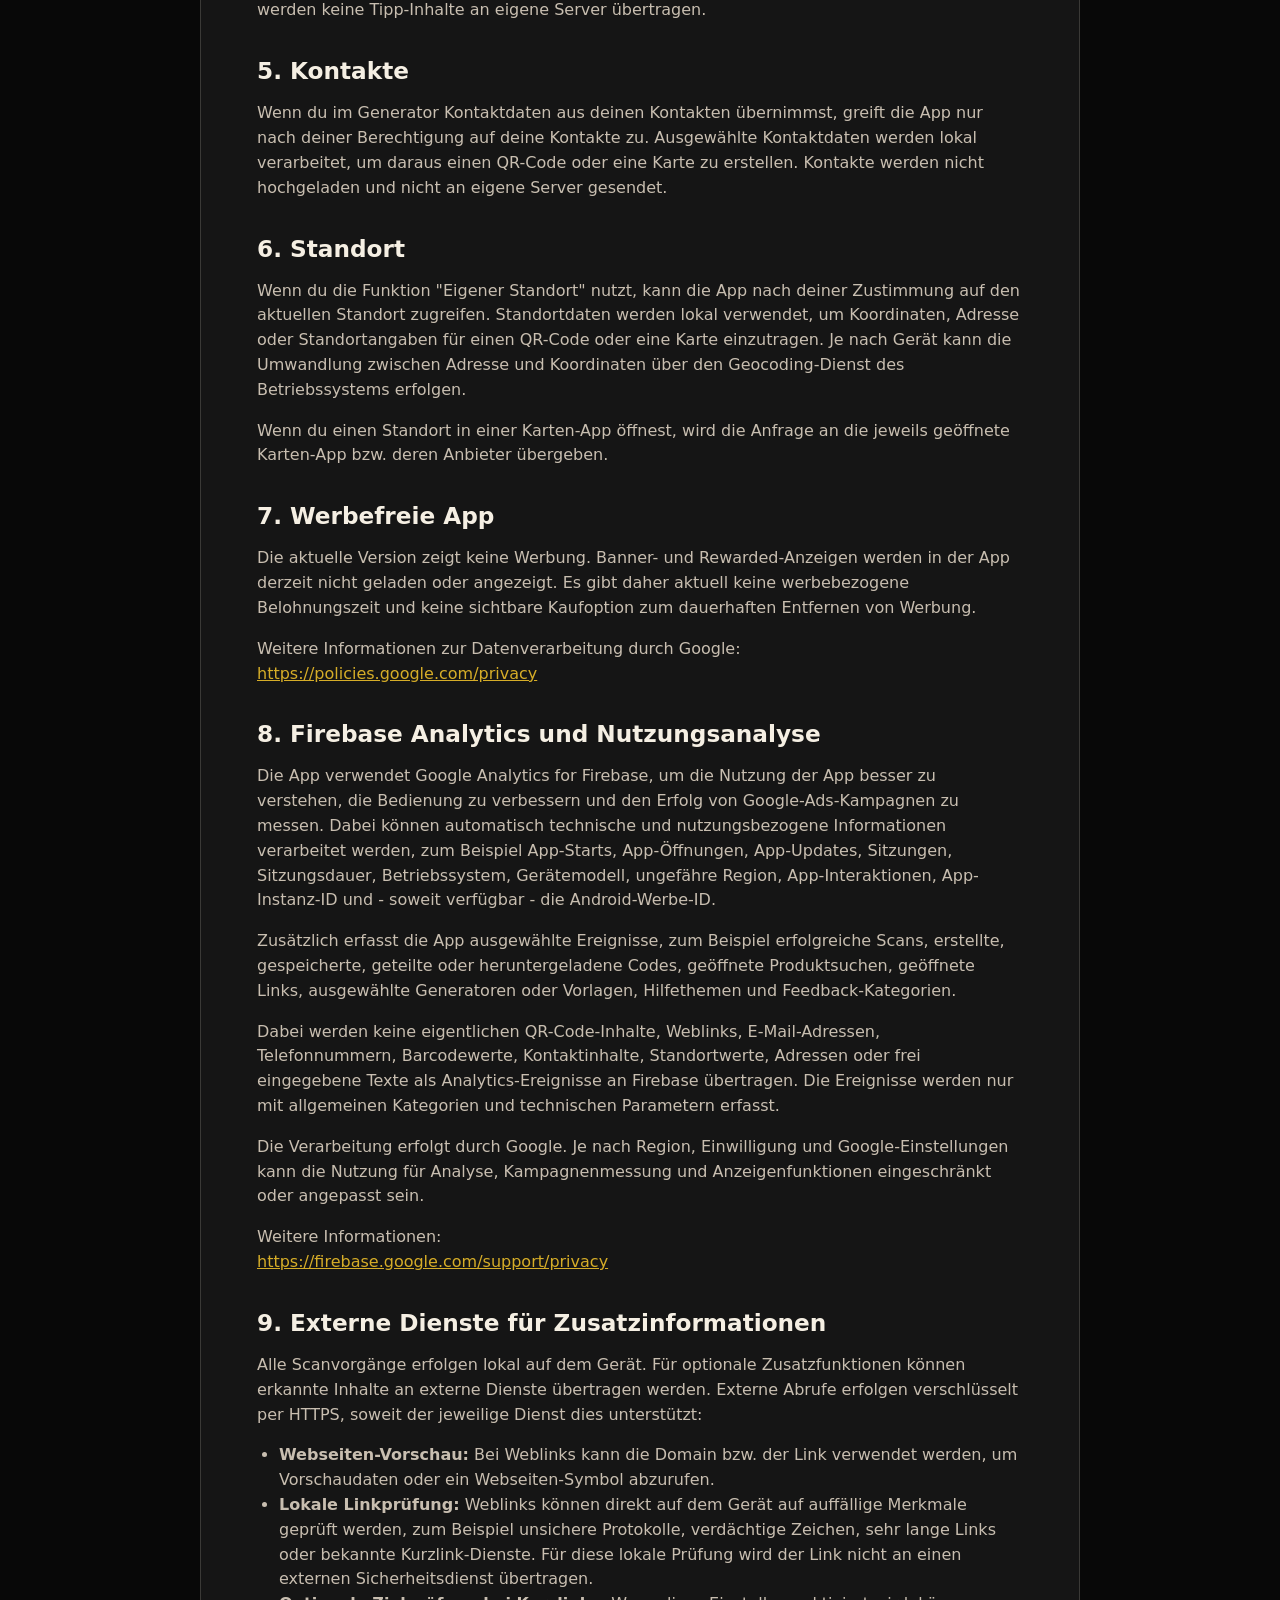
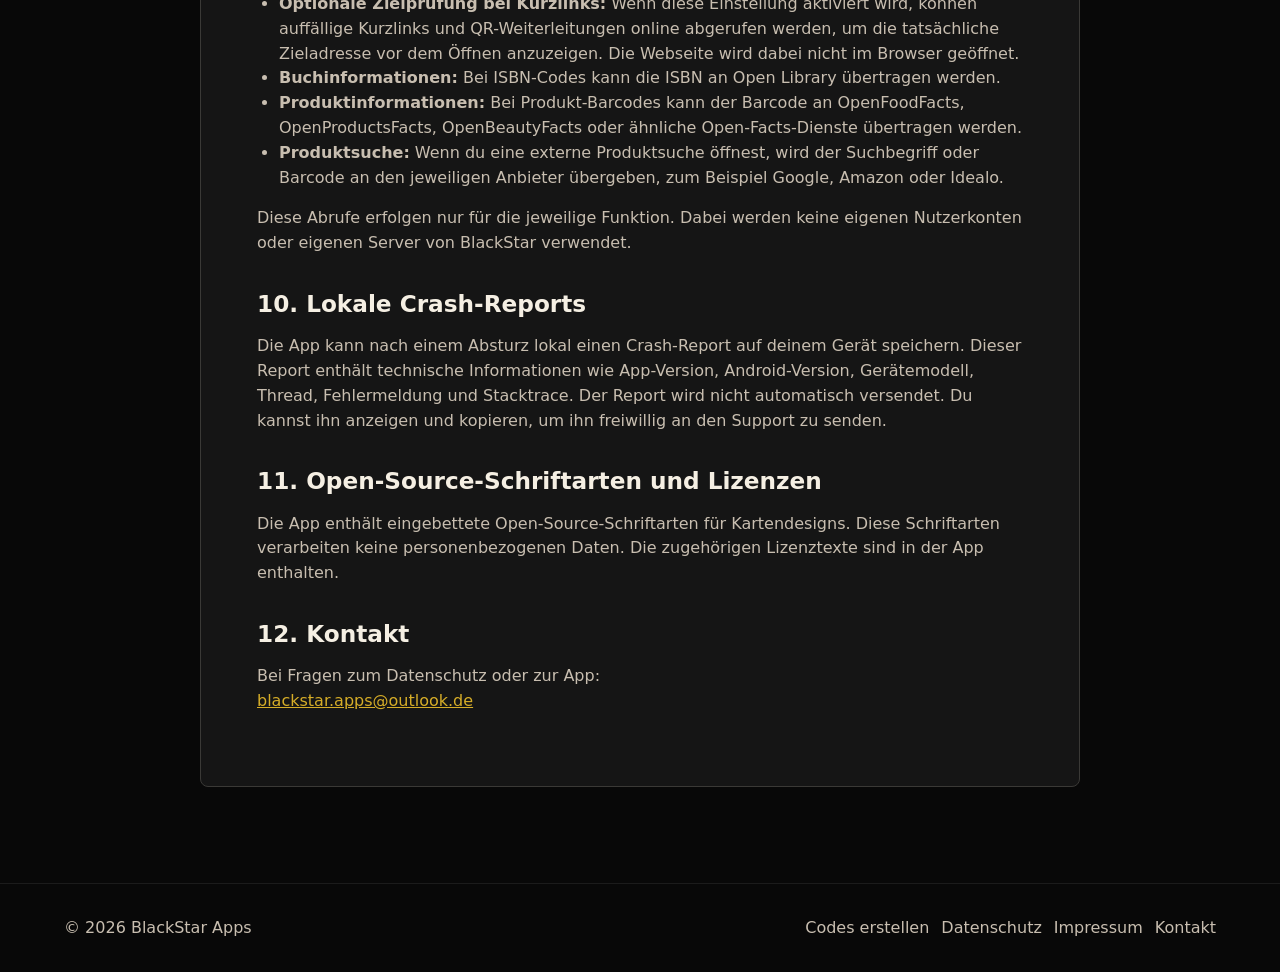
<file: datenschutz.html>
<!doctype html>
<html lang="de">
<head>
  <meta charset="utf-8">
  <meta name="viewport" content="width=device-width, initial-scale=1">
  <title>Datenschutzerklärung - BlackStar QR Scanner</title>
  <meta name="description" content="Datenschutzerklärung für BlackStar QR Scanner.">
  <link rel="canonical" href="https://blackstar-apps.de/datenschutz.html">
  <link rel="alternate" hreflang="de" href="https://blackstar-apps.de/datenschutz.html">
  <link rel="alternate" hreflang="en" href="https://blackstar-apps.de/en/privacy.html">
  <link rel="alternate" hreflang="x-default" href="https://blackstar-apps.de/datenschutz.html">
  <link rel="icon" href="assets/img/app-icon.png">
  <link rel="stylesheet" href="assets/styles.css">
</head>
<body>
  <header class="site-header">
    <a class="brand" href="index.html">
      <img src="assets/img/app-icon.png" alt="" width="40" height="40">
      <span>BlackStar QR Scanner</span>
    </a>
    <button class="nav-toggle" type="button" aria-expanded="false" aria-controls="site-nav">
      <span></span>
      <span></span>
      <span></span>
    </button>
    <nav id="site-nav" class="site-nav" aria-label="Hauptnavigation">
      <a href="index.html#funktionen">Funktionen</a>
      <a href="qr-code-erstellen.html">Codes erstellen</a>
      <a href="index.html#screenshots">Highlights</a>
      <a href="datenschutz.html" aria-current="page">Datenschutz</a>
      <a href="impressum.html">Impressum</a>
    </nav>
    <div class="language-switch" aria-label="Sprache">
      <a href="datenschutz.html" aria-current="true">DE</a>
      <a href="en/privacy.html">EN</a>
    </div>
  </header>

  <main class="document-page">
    <article class="document">
      <p class="section-kicker">Stand: 24. August 2026</p>
      <h1>Datenschutzerklärung - BlackStar QR Scanner</h1>

      <h2>1. Grundsatz</h2>
      <p>BlackStar QR Scanner speichert oder überträgt keine personenbezogenen Daten an eigene Server. Soweit Daten in der App gespeichert werden, erfolgt dies lokal auf deinem Gerät.</p>

      <h2>Website und kostenloser Code-Generator</h2>
      <p>Der Code-Generator auf dieser Website verarbeitet eingegebene Inhalte für QR-Codes und Barcodes ausschließlich lokal in deinem Browser. Titel, Beschreibung und Code-Inhalt werden nicht an eigene Server übertragen und nicht gespeichert. Die Website selbst verwendet keine AdMob-Anzeigen.</p>

      <h2>2. Kamera</h2>
      <p>Die Kamera wird ausschließlich zum Scannen von QR-Codes und Barcodes verwendet. Kamerabilder werden nicht als Fotos gespeichert, nicht an eigene Server übertragen und nicht an Dritte weitergegeben.</p>

      <h2>3. Galerie / Fotos</h2>
      <p>Die App greift nur lokal auf Bilder zu, die du selbst auswählst, um einen QR-Code oder Barcode zu scannen. Die Bilddaten werden lokal auf dem Gerät verarbeitet. Es werden keine Fotos gespeichert, hochgeladen oder an Dritte übertragen. Gespeichert werden nur erkannte Scan-Inhalte in der App-Historie, sofern die Historie genutzt wird.</p>

      <h2>4. Verlauf, Bibliothek und Meine Codes</h2>
      <p>Scan-Ergebnisse, erstellte Codes, Karten, Ordner, Vorschaubilder und Einträge in „Meine Codes“ werden lokal auf deinem Gerät gespeichert. Diese Daten werden nicht automatisch an eigene Server übertragen. Du kannst gespeicherte Inhalte in der App löschen.</p>
      <p>Einkaufslisten, gespeicherte Produkte, Produktbilder, Preise, Mengen, Kategorien, Preisverläufe und Kundenkarten werden lokal auf deinem Gerät gespeichert. Kundenkartenbilder werden nur gespeichert, wenn du selbst ein Foto aufnimmst oder ein Bild auswählst. Diese Einkaufs- und Kundenkartendaten werden nicht automatisch an eigene Server übertragen.</p>
      <p>Wenn du ein lokales Backup erstellst, kann diese Backup-Datei gespeicherte Codes, Karten, Entwürfe, Verlauf, „Meine Codes“-Einträge, Einkaufslisten, Produkte, Kundenkarten, lokale Vorschaubilder und Designdateien enthalten. Das Backup wird nur als Datei gespeichert, die du selbst auswählst. Es wird nicht automatisch an eigene Server hochgeladen. Wenn du die Datei in einer Cloud-App, per E-Mail oder mit einer anderen App speicherst oder teilst, gelten die Datenschutzbedingungen des jeweiligen Anbieters. Beim Wiederherstellen wird nur die von dir ausgewählte Backup-Datei lokal in der App gelesen. Die lokal gespeicherte werbefreie Zeit wird nicht mitgesichert.</p>
      <p>Die QR-Tipps des Tages werden lokal in der App bereitgestellt. Wenn du die optionale Erinnerung aktivierst, plant die App lokal eine Benachrichtigung auf deinem Gerät ein. Dabei werden keine Tipp-Inhalte an eigene Server übertragen.</p>

      <h2>5. Kontakte</h2>
      <p>Wenn du im Generator Kontaktdaten aus deinen Kontakten übernimmst, greift die App nur nach deiner Berechtigung auf deine Kontakte zu. Ausgewählte Kontaktdaten werden lokal verarbeitet, um daraus einen QR-Code oder eine Karte zu erstellen. Kontakte werden nicht hochgeladen und nicht an eigene Server gesendet.</p>

      <h2>6. Standort</h2>
      <p>Wenn du die Funktion "Eigener Standort" nutzt, kann die App nach deiner Zustimmung auf den aktuellen Standort zugreifen. Standortdaten werden lokal verwendet, um Koordinaten, Adresse oder Standortangaben für einen QR-Code oder eine Karte einzutragen. Je nach Gerät kann die Umwandlung zwischen Adresse und Koordinaten über den Geocoding-Dienst des Betriebssystems erfolgen.</p>
      <p>Wenn du einen Standort in einer Karten-App öffnest, wird die Anfrage an die jeweils geöffnete Karten-App bzw. deren Anbieter übergeben.</p>

      <h2>7. Werbefreie App</h2>
      <p>Die aktuelle Version zeigt keine Werbung. Banner- und Rewarded-Anzeigen werden in der App derzeit nicht geladen oder angezeigt. Es gibt daher aktuell keine werbebezogene Belohnungszeit und keine sichtbare Kaufoption zum dauerhaften Entfernen von Werbung.</p>
      <p>Weitere Informationen zur Datenverarbeitung durch Google:<br><a href="https://policies.google.com/privacy">https://policies.google.com/privacy</a></p>

      <h2>8. Firebase Analytics und Nutzungsanalyse</h2>
      <p>Die App verwendet Google Analytics for Firebase, um die Nutzung der App besser zu verstehen, die Bedienung zu verbessern und den Erfolg von Google-Ads-Kampagnen zu messen. Dabei können automatisch technische und nutzungsbezogene Informationen verarbeitet werden, zum Beispiel App-Starts, App-Öffnungen, App-Updates, Sitzungen, Sitzungsdauer, Betriebssystem, Gerätemodell, ungefähre Region, App-Interaktionen, App-Instanz-ID und - soweit verfügbar - die Android-Werbe-ID.</p>
      <p>Zusätzlich erfasst die App ausgewählte Ereignisse, zum Beispiel erfolgreiche Scans, erstellte, gespeicherte, geteilte oder heruntergeladene Codes, geöffnete Produktsuchen, geöffnete Links, ausgewählte Generatoren oder Vorlagen, Hilfethemen und Feedback-Kategorien.</p>
      <p>Dabei werden keine eigentlichen QR-Code-Inhalte, Weblinks, E-Mail-Adressen, Telefonnummern, Barcodewerte, Kontaktinhalte, Standortwerte, Adressen oder frei eingegebene Texte als Analytics-Ereignisse an Firebase übertragen. Die Ereignisse werden nur mit allgemeinen Kategorien und technischen Parametern erfasst.</p>
      <p>Die Verarbeitung erfolgt durch Google. Je nach Region, Einwilligung und Google-Einstellungen kann die Nutzung für Analyse, Kampagnenmessung und Anzeigenfunktionen eingeschränkt oder angepasst sein.</p>
      <p>Weitere Informationen:<br><a href="https://firebase.google.com/support/privacy">https://firebase.google.com/support/privacy</a></p>

      <h2>9. Externe Dienste für Zusatzinformationen</h2>
      <p>Alle Scanvorgänge erfolgen lokal auf dem Gerät. Für optionale Zusatzfunktionen können erkannte Inhalte an externe Dienste übertragen werden. Externe Abrufe erfolgen verschlüsselt per HTTPS, soweit der jeweilige Dienst dies unterstützt:</p>
      <ul>
        <li><strong>Webseiten-Vorschau:</strong> Bei Weblinks kann die Domain bzw. der Link verwendet werden, um Vorschaudaten oder ein Webseiten-Symbol abzurufen.</li>
        <li><strong>Lokale Linkprüfung:</strong> Weblinks können direkt auf dem Gerät auf auffällige Merkmale geprüft werden, zum Beispiel unsichere Protokolle, verdächtige Zeichen, sehr lange Links oder bekannte Kurzlink-Dienste. Für diese lokale Prüfung wird der Link nicht an einen externen Sicherheitsdienst übertragen.</li>
        <li><strong>Optionale Zielprüfung bei Kurzlinks:</strong> Wenn diese Einstellung aktiviert wird, können auffällige Kurzlinks und QR-Weiterleitungen online abgerufen werden, um die tatsächliche Zieladresse vor dem Öffnen anzuzeigen. Die Webseite wird dabei nicht im Browser geöffnet.</li>
        <li><strong>Buchinformationen:</strong> Bei ISBN-Codes kann die ISBN an Open Library übertragen werden.</li>
        <li><strong>Produktinformationen:</strong> Bei Produkt-Barcodes kann der Barcode an OpenFoodFacts, OpenProductsFacts, OpenBeautyFacts oder ähnliche Open-Facts-Dienste übertragen werden.</li>
        <li><strong>Produktsuche:</strong> Wenn du eine externe Produktsuche öffnest, wird der Suchbegriff oder Barcode an den jeweiligen Anbieter übergeben, zum Beispiel Google, Amazon oder Idealo.</li>
      </ul>
      <p>Diese Abrufe erfolgen nur für die jeweilige Funktion. Dabei werden keine eigenen Nutzerkonten oder eigenen Server von BlackStar verwendet.</p>

      <h2>10. Lokale Crash-Reports</h2>
      <p>Die App kann nach einem Absturz lokal einen Crash-Report auf deinem Gerät speichern. Dieser Report enthält technische Informationen wie App-Version, Android-Version, Gerätemodell, Thread, Fehlermeldung und Stacktrace. Der Report wird nicht automatisch versendet. Du kannst ihn anzeigen und kopieren, um ihn freiwillig an den Support zu senden.</p>

      <h2>11. Open-Source-Schriftarten und Lizenzen</h2>
      <p>Die App enthält eingebettete Open-Source-Schriftarten für Kartendesigns. Diese Schriftarten verarbeiten keine personenbezogenen Daten. Die zugehörigen Lizenztexte sind in der App enthalten.</p>

      <h2>12. Kontakt</h2>
      <p>Bei Fragen zum Datenschutz oder zur App:<br><a href="mailto:blackstar.apps@outlook.de">blackstar.apps@outlook.de</a></p>
    </article>
  </main>

  <footer class="site-footer">
    <p>© <span id="year"></span> BlackStar Apps</p>
    <div>
      <a href="qr-code-erstellen.html">Codes erstellen</a>
      <a href="datenschutz.html">Datenschutz</a>
      <a href="impressum.html">Impressum</a>
      <a href="mailto:blackstar.apps@outlook.de">Kontakt</a>
    </div>
  </footer>

  <script src="assets/app.js"></script>
</body>
</html>
</file>
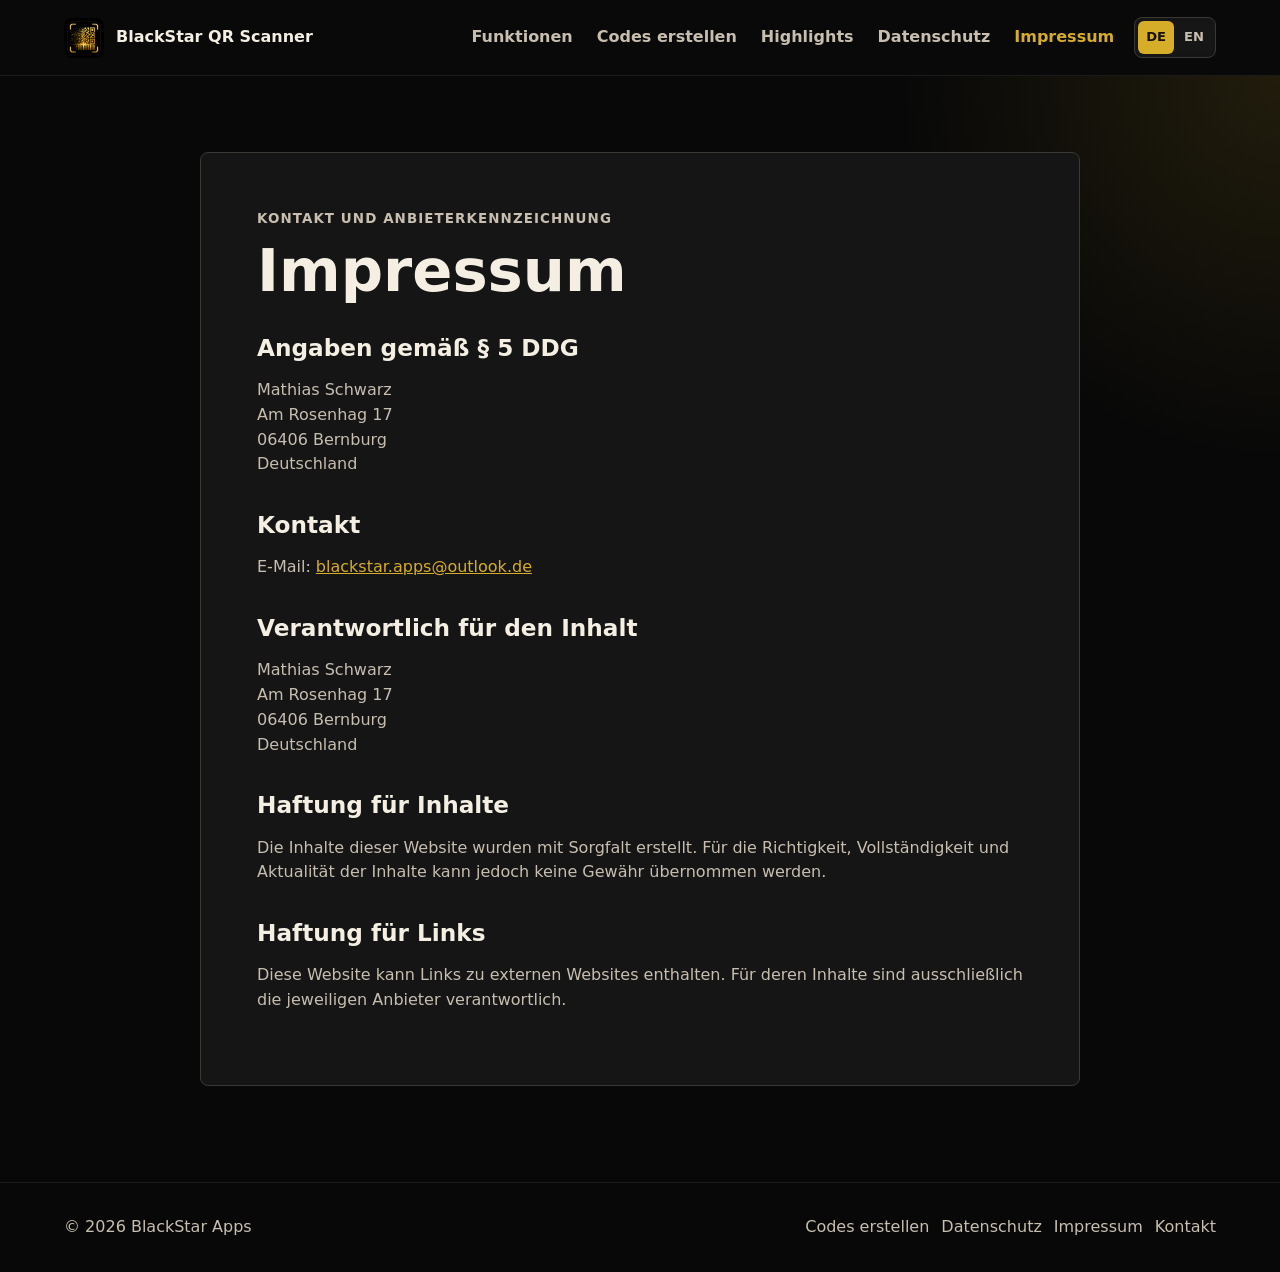
<file: impressum.html>
<!doctype html>
<html lang="de">
<head>
  <meta charset="utf-8">
  <meta name="viewport" content="width=device-width, initial-scale=1">
  <title>Impressum - BlackStar Apps</title>
  <meta name="description" content="Impressum und Kontakt für BlackStar Apps.">
  <link rel="canonical" href="https://blackstar-apps.de/impressum.html">
  <link rel="alternate" hreflang="de" href="https://blackstar-apps.de/impressum.html">
  <link rel="alternate" hreflang="en" href="https://blackstar-apps.de/en/legal.html">
  <link rel="alternate" hreflang="x-default" href="https://blackstar-apps.de/impressum.html">
  <link rel="icon" href="assets/img/app-icon.png">
  <link rel="stylesheet" href="assets/styles.css">
</head>
<body>
  <header class="site-header">
    <a class="brand" href="index.html">
      <img src="assets/img/app-icon.png" alt="" width="40" height="40">
      <span>BlackStar QR Scanner</span>
    </a>
    <button class="nav-toggle" type="button" aria-expanded="false" aria-controls="site-nav">
      <span></span>
      <span></span>
      <span></span>
    </button>
    <nav id="site-nav" class="site-nav" aria-label="Hauptnavigation">
      <a href="index.html#funktionen">Funktionen</a>
      <a href="qr-code-erstellen.html">Codes erstellen</a>
      <a href="index.html#screenshots">Highlights</a>
      <a href="datenschutz.html">Datenschutz</a>
      <a href="impressum.html" aria-current="page">Impressum</a>
    </nav>
    <div class="language-switch" aria-label="Sprache">
      <a href="impressum.html" aria-current="true">DE</a>
      <a href="en/legal.html">EN</a>
    </div>
  </header>

  <main class="document-page">
    <article class="document">
      <p class="section-kicker">Kontakt und Anbieterkennzeichnung</p>
      <h1>Impressum</h1>

      <h2>Angaben gemäß § 5 DDG</h2>
      <p>
        Mathias Schwarz<br>
        Am Rosenhag 17<br>
        06406 Bernburg<br>
        Deutschland
      </p>

      <h2>Kontakt</h2>
      <p>
        E-Mail: <a href="mailto:blackstar.apps@outlook.de">blackstar.apps@outlook.de</a>
      </p>

      <h2>Verantwortlich für den Inhalt</h2>
      <p>
        Mathias Schwarz<br>
        Am Rosenhag 17<br>
        06406 Bernburg<br>
        Deutschland
      </p>

      <h2>Haftung für Inhalte</h2>
      <p>
        Die Inhalte dieser Website wurden mit Sorgfalt erstellt. Für die Richtigkeit,
        Vollständigkeit und Aktualität der Inhalte kann jedoch keine Gewähr übernommen werden.
      </p>

      <h2>Haftung für Links</h2>
      <p>
        Diese Website kann Links zu externen Websites enthalten. Für deren Inhalte sind
        ausschließlich die jeweiligen Anbieter verantwortlich.
      </p>
    </article>
  </main>

  <footer class="site-footer">
    <p>© <span id="year"></span> BlackStar Apps</p>
    <div>
      <a href="qr-code-erstellen.html">Codes erstellen</a>
      <a href="datenschutz.html">Datenschutz</a>
      <a href="impressum.html">Impressum</a>
      <a href="mailto:blackstar.apps@outlook.de">Kontakt</a>
    </div>
  </footer>

  <script src="assets/app.js"></script>
</body>
</html>
</file>
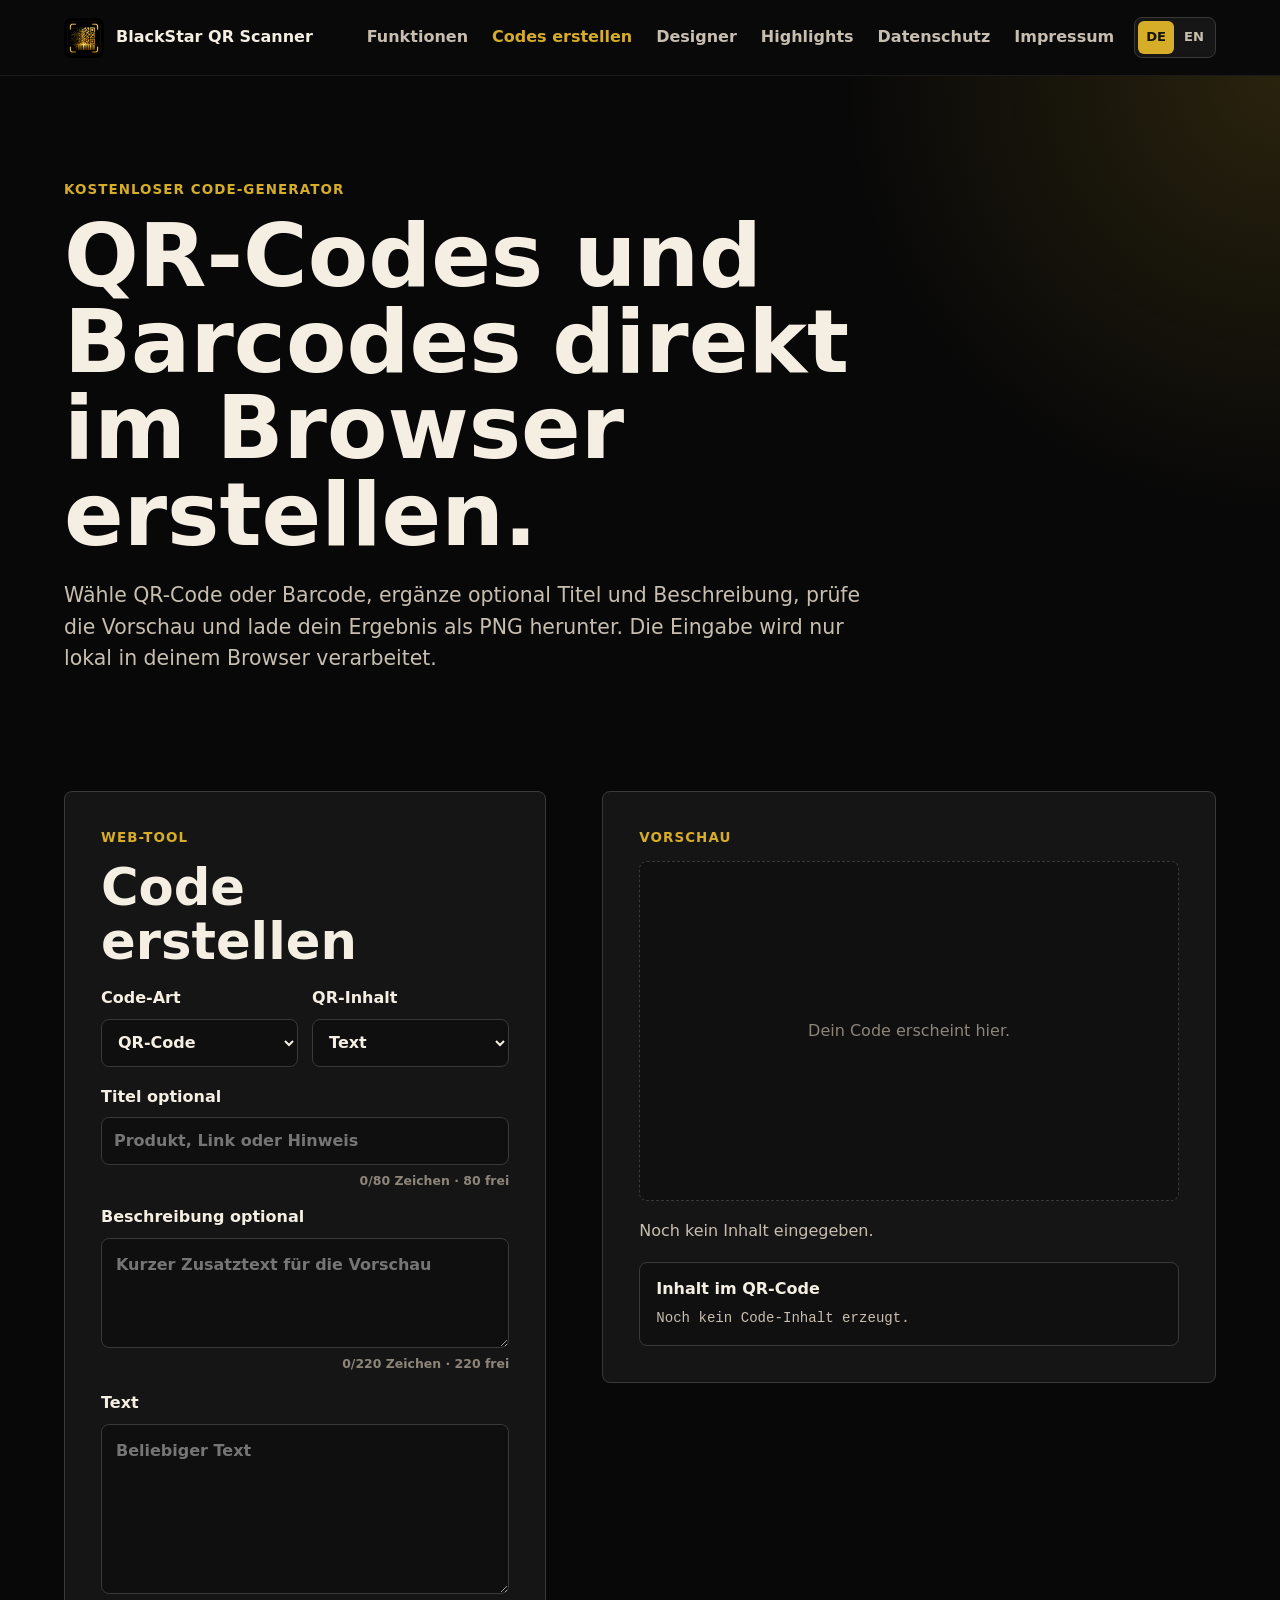
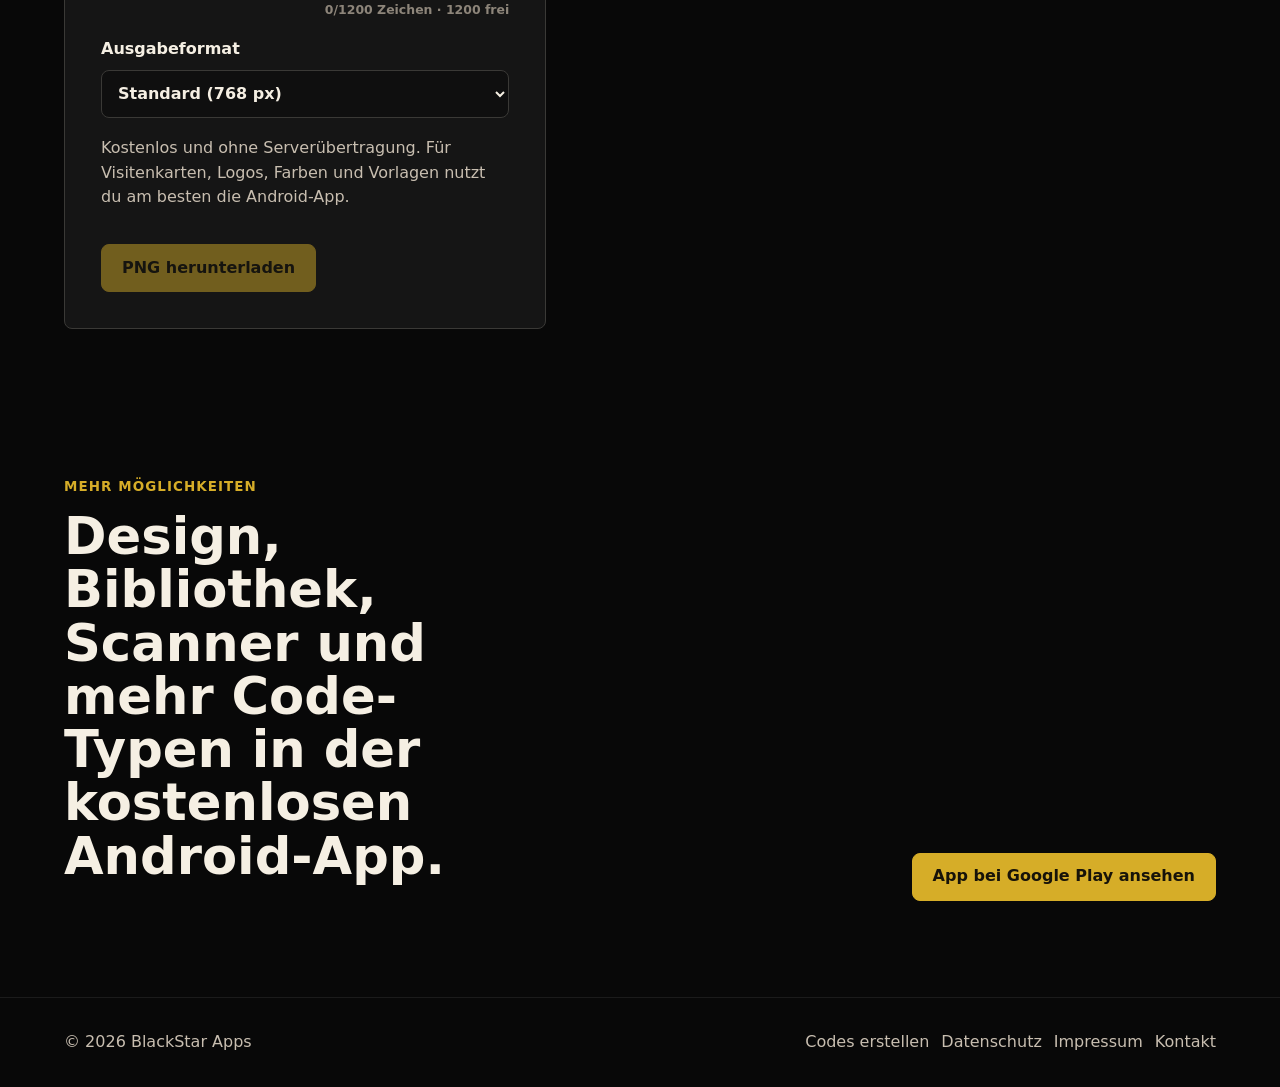
<file: qr-code-erstellen.html>
<!doctype html>
<html lang="de">
<head>
  <meta charset="utf-8">
  <meta name="viewport" content="width=device-width, initial-scale=1">
  <title>Kostenlose QR-Codes und Barcodes erstellen - BlackStar Apps</title>
  <meta name="description" content="Erstelle kostenlos QR-Codes und Barcodes direkt im Browser. Optional mit Titel und Beschreibung. Die Eingabe bleibt lokal und kann als PNG heruntergeladen werden.">
  <meta name="robots" content="index, follow">
  <meta name="theme-color" content="#0c0c0c">
  <link rel="canonical" href="https://blackstar-apps.de/qr-code-erstellen.html">
  <link rel="alternate" hreflang="de" href="https://blackstar-apps.de/qr-code-erstellen.html">
  <link rel="alternate" hreflang="en" href="https://blackstar-apps.de/en/qr-code-generator.html">
  <link rel="alternate" hreflang="x-default" href="https://blackstar-apps.de/qr-code-erstellen.html">
  <meta property="og:type" content="website">
  <meta property="og:site_name" content="BlackStar Apps">
  <meta property="og:locale" content="de_DE">
  <meta property="og:title" content="Kostenlose QR-Codes und Barcodes erstellen">
  <meta property="og:description" content="Erstelle QR-Codes und Barcodes lokal im Browser und lade sie als PNG herunter.">
  <meta property="og:url" content="https://blackstar-apps.de/qr-code-erstellen.html">
  <meta property="og:image" content="https://blackstar-apps.de/assets/img/feature-de.jpg">
  <meta name="twitter:card" content="summary_large_image">
  <meta name="twitter:title" content="Kostenlose QR-Codes und Barcodes erstellen">
  <meta name="twitter:description" content="Lokaler Web-Generator für QR-Codes und Barcodes.">
  <meta name="twitter:image" content="https://blackstar-apps.de/assets/img/feature-de.jpg">
  <link rel="icon" href="assets/img/app-icon.png">
  <link rel="stylesheet" href="assets/styles.css">
  <script type="application/ld+json">
  {
    "@context": "https://schema.org",
    "@type": "WebApplication",
    "@id": "https://blackstar-apps.de/qr-code-erstellen.html#web-generator",
    "name": "BlackStar QR-Code- und Barcode-Generator",
    "url": "https://blackstar-apps.de/qr-code-erstellen.html",
    "applicationCategory": "UtilitiesApplication",
    "operatingSystem": "Web Browser",
    "inLanguage": "de",
    "isAccessibleForFree": true,
    "description": "Kostenloser Web-Generator zum lokalen Erstellen von QR-Codes und Barcodes im Browser.",
    "publisher": {
      "@type": "Organization",
      "name": "BlackStar Apps",
      "url": "https://blackstar-apps.de/"
    }
  }
  </script>
</head>
<body>
  <header class="site-header">
    <a class="brand" href="index.html" aria-label="BlackStar QR Scanner Startseite">
      <img src="assets/img/app-icon.png" alt="" width="40" height="40">
      <span>BlackStar QR Scanner</span>
    </a>
    <button class="nav-toggle" type="button" aria-expanded="false" aria-controls="site-nav">
      <span></span>
      <span></span>
      <span></span>
    </button>
    <nav id="site-nav" class="site-nav" aria-label="Hauptnavigation">
      <a href="index.html#funktionen">Funktionen</a>
      <a href="qr-code-erstellen.html" aria-current="page">Codes erstellen</a>
      <a href="index.html#design">Designer</a>
      <a href="index.html#screenshots">Highlights</a>
      <a href="datenschutz.html">Datenschutz</a>
      <a href="impressum.html">Impressum</a>
    </nav>
    <div class="language-switch" aria-label="Sprache">
      <a href="qr-code-erstellen.html" aria-current="true">DE</a>
      <a href="en/qr-code-generator.html">EN</a>
    </div>
  </header>

  <main>
    <section class="tool-hero">
      <p class="eyebrow">Kostenloser Code-Generator</p>
      <h1>QR-Codes und Barcodes direkt im Browser erstellen.</h1>
      <p>
        Wähle QR-Code oder Barcode, ergänze optional Titel und Beschreibung,
        prüfe die Vorschau und lade dein Ergebnis als PNG herunter.
        Die Eingabe wird nur lokal in deinem Browser verarbeitet.
      </p>
    </section>

    <section class="section qr-tool" aria-labelledby="code-tool-title">
      <div class="tool-panel">
        <p class="section-kicker">Web-Tool</p>
        <h2 id="code-tool-title">Code erstellen</h2>
        <form id="code-generator" class="qr-form code-form" data-empty-output="Dein Code erscheint hier." data-empty-status="Noch kein Inhalt eingegeben." data-success-qr-status="QR-Code wurde lokal im Browser erstellt." data-success-barcode-status="Barcode wurde lokal im Browser erstellt." data-error-output="Der Inhalt ist zu lang oder konnte nicht erstellt werden." data-error-status="Bitte prüfe deine Eingaben." data-barcode-error-status="Der Barcode-Inhalt passt nicht zum gewählten Barcode-Typ." data-canvas-label="Erzeugter Code" data-download-name="blackstar-code.png" data-payload-empty="Noch kein Code-Inhalt erzeugt." data-payload-qr-title="Inhalt im QR-Code" data-payload-barcode-title="Inhalt im Barcode" data-barcode-digits-only="{format} darf nur Ziffern enthalten." data-barcode-length-error="{format} benötigt {base} oder {full} Ziffern." data-barcode-checksum-error="Die Prüfziffer von {format} passt nicht." data-barcode-code128-error="Code 128 unterstützt Buchstaben, Zahlen und einfache Sonderzeichen. Umlaute oder Emojis sind nicht geeignet." data-barcode-code128-length-error="Code 128 ist auf 64 Zeichen begrenzt, damit der Barcode gut lesbar bleibt." data-url-error="Bitte gib eine gültige Webadresse ein." data-email-error="Bitte gib eine gültige E-Mail-Adresse ein." data-wifi-ssid-error="Bitte gib einen WLAN-Namen ein." data-wifi-password-error="Bitte gib ein WLAN-Passwort ein oder wähle „Ohne Passwort“." data-phone-digits-error="Telefonnummern dürfen nur Ziffern und einfache Trennzeichen enthalten." data-phone-length-error="Bitte gib eine gültige Telefonnummer mit 6 bis 15 Ziffern ein." data-character-counter="{used}/{max} Zeichen · {remaining} frei" data-qr-text-label="Text" data-qr-url-label="Link / URL" data-qr-text-placeholder="Beliebiger Text" data-qr-url-placeholder="https://blackstar-apps.de">
          <div class="form-grid">
            <label>
              Code-Art
              <select id="code-mode" name="code-mode">
                <option value="qr" selected>QR-Code</option>
                <option value="barcode">Barcode</option>
              </select>
            </label>
            <label data-mode-field="qr">
              QR-Inhalt
              <select id="qr-type" name="qr-type">
                <option value="text" selected>Text</option>
                <option value="url">Link / URL</option>
                <option value="wifi">WLAN</option>
                <option value="email">E-Mail</option>
                <option value="phone">Telefon</option>
                <option value="sms">SMS</option>
              </select>
            </label>
            <label data-mode-field="barcode" hidden>
              Barcode-Typ
              <select id="barcode-format" name="barcode-format">
                <option value="CODE128" selected>Code 128</option>
                <option value="EAN13">EAN-13</option>
                <option value="EAN8">EAN-8</option>
                <option value="UPC">UPC-A</option>
                <option value="ITF14">ITF-14</option>
              </select>
            </label>
          </div>

          <div class="form-grid">
            <label class="wide-field">
              Titel optional
              <input id="code-title" name="code-title" maxlength="80" placeholder="Produkt, Link oder Hinweis">
            </label>
            <label class="wide-field">
              Beschreibung optional
              <textarea id="code-description" name="code-description" rows="3" maxlength="220" placeholder="Kurzer Zusatztext für die Vorschau"></textarea>
            </label>
          </div>

          <div data-mode-panel="qr">
            <label data-qr-panel="text url">
              <span id="qr-content-label">Text</span>
              <textarea id="qr-content" name="qr-content" rows="5" maxlength="1200" placeholder="Beliebiger Text"></textarea>
            </label>

            <div class="form-grid" data-qr-panel="wifi" hidden>
              <label>
                WLAN-Name
                <input id="wifi-ssid" name="wifi-ssid" maxlength="80" placeholder="Mein WLAN">
              </label>
              <label>
                Passwort
                <input id="wifi-password" name="wifi-password" maxlength="80" placeholder="Optional">
              </label>
              <label>
                Verschlüsselung
                <select id="wifi-encryption" name="wifi-encryption">
                  <option value="WPA" selected>WPA/WPA2</option>
                  <option value="WEP">WEP</option>
                  <option value="nopass">Ohne Passwort</option>
                </select>
              </label>
              <label class="inline-check">
                <input id="wifi-hidden" name="wifi-hidden" type="checkbox">
                Verstecktes Netzwerk
              </label>
              <p class="field-hint wide-field">
                Nur aktivieren, wenn das WLAN nicht in der normalen Netzwerkliste sichtbar ist.
              </p>
            </div>

            <div class="form-grid" data-qr-panel="email" hidden>
              <label class="wide-field">
                E-Mail-Adresse
                <input id="email-address" name="email-address" type="email" maxlength="120" placeholder="name@example.com">
              </label>
              <label class="wide-field">
                Betreff
                <input id="email-subject" name="email-subject" maxlength="120" placeholder="Optional">
              </label>
              <label class="wide-field">
                Nachricht
                <textarea id="email-body" name="email-body" rows="3" maxlength="500" placeholder="Optional"></textarea>
              </label>
            </div>

            <div class="form-grid" data-qr-panel="phone sms" hidden>
              <label class="wide-field">
                Ländervorwahl
                <select id="phone-country" name="phone-country">
                  <option value="+49" selected>Deutschland (+49)</option>
                  <option value="+43">Österreich (+43)</option>
                  <option value="+41">Schweiz (+41)</option>
                  <option value="+31">Niederlande (+31)</option>
                  <option value="+32">Belgien (+32)</option>
                  <option value="+33">Frankreich (+33)</option>
                  <option value="+39">Italien (+39)</option>
                  <option value="+34">Spanien (+34)</option>
                  <option value="+351">Portugal (+351)</option>
                  <option value="+48">Polen (+48)</option>
                  <option value="+420">Tschechien (+420)</option>
                  <option value="+45">Dänemark (+45)</option>
                  <option value="+46">Schweden (+46)</option>
                  <option value="+47">Norwegen (+47)</option>
                  <option value="+358">Finnland (+358)</option>
                  <option value="+44">Vereinigtes Königreich (+44)</option>
                  <option value="+1">USA / Kanada (+1)</option>
                </select>
              </label>
              <label class="wide-field">
                Telefonnummer
                <input id="phone-number" name="phone-number" inputmode="tel" autocomplete="tel-national" maxlength="40" placeholder="123 456789">
              </label>
              <label data-qr-panel="sms" hidden>
                SMS-Text
                <textarea id="sms-message" name="sms-message" rows="3" maxlength="300" placeholder="Optional"></textarea>
              </label>
            </div>
          </div>

          <div data-mode-panel="barcode" hidden>
            <label>
              Barcode-Inhalt
              <input id="barcode-content" name="barcode-content" maxlength="64" placeholder="ART-2026-001">
            </label>
            <p class="field-hint">
              Code 128 eignet sich für interne Artikelnummern und einfache Zeichen bis 64 Zeichen.
              EAN-13, EAN-8, UPC-A und ITF-14 benötigen nur Ziffern; wenn die Prüfziffer fehlt, wird sie ergänzt.
            </p>
          </div>

          <div class="form-grid">
            <label class="wide-field">
              Ausgabeformat
              <select id="qr-size" name="qr-size">
                <option value="512">Kompakt (512 px)</option>
                <option value="768" selected>Standard (768 px)</option>
                <option value="1024">Groß (1024 px)</option>
                <option value="1536">Druck (1536 px)</option>
              </select>
            </label>
          </div>

          <p class="tool-note">
            Kostenlos und ohne Serverübertragung. Für Visitenkarten, Logos, Farben und Vorlagen
            nutzt du am besten die Android-App.
          </p>

          <div class="tool-actions">
            <a id="qr-download" class="button primary disabled" href="#" aria-disabled="true">PNG herunterladen</a>
          </div>
        </form>
      </div>

      <div class="qr-preview-card" aria-live="polite">
        <p class="section-kicker">Vorschau</p>
        <div id="qr-output" class="qr-output">
          <p>Dein Code erscheint hier.</p>
        </div>
        <p id="qr-status" class="qr-status">Noch kein Inhalt eingegeben.</p>
        <div class="payload-preview">
          <h3 id="code-payload-title">Inhalt im Code</h3>
          <pre id="code-payload">Noch kein Code-Inhalt erzeugt.</pre>
        </div>
      </div>
    </section>

    <section class="section cta">
      <div>
        <p class="section-kicker">Mehr Möglichkeiten</p>
        <h2>Design, Bibliothek, Scanner und mehr Code-Typen in der kostenlosen Android-App.</h2>
      </div>
      <a class="button primary" href="https://play.google.com/store/apps/details?id=de.blackstar.qrscanner">App bei Google Play ansehen</a>
    </section>
  </main>

  <footer class="site-footer">
    <p>© <span id="year"></span> BlackStar Apps</p>
    <div>
      <a href="qr-code-erstellen.html">Codes erstellen</a>
      <a href="datenschutz.html">Datenschutz</a>
      <a href="impressum.html">Impressum</a>
      <a href="mailto:blackstar.apps@outlook.de">Kontakt</a>
    </div>
  </footer>

  <script src="assets/vendor/qrcode.js"></script>
  <script src="assets/vendor/qrcode_UTF8.js"></script>
  <script src="assets/vendor/JsBarcode.all.min.js"></script>
  <script src="assets/app.js"></script>
</body>
</html>
</file>
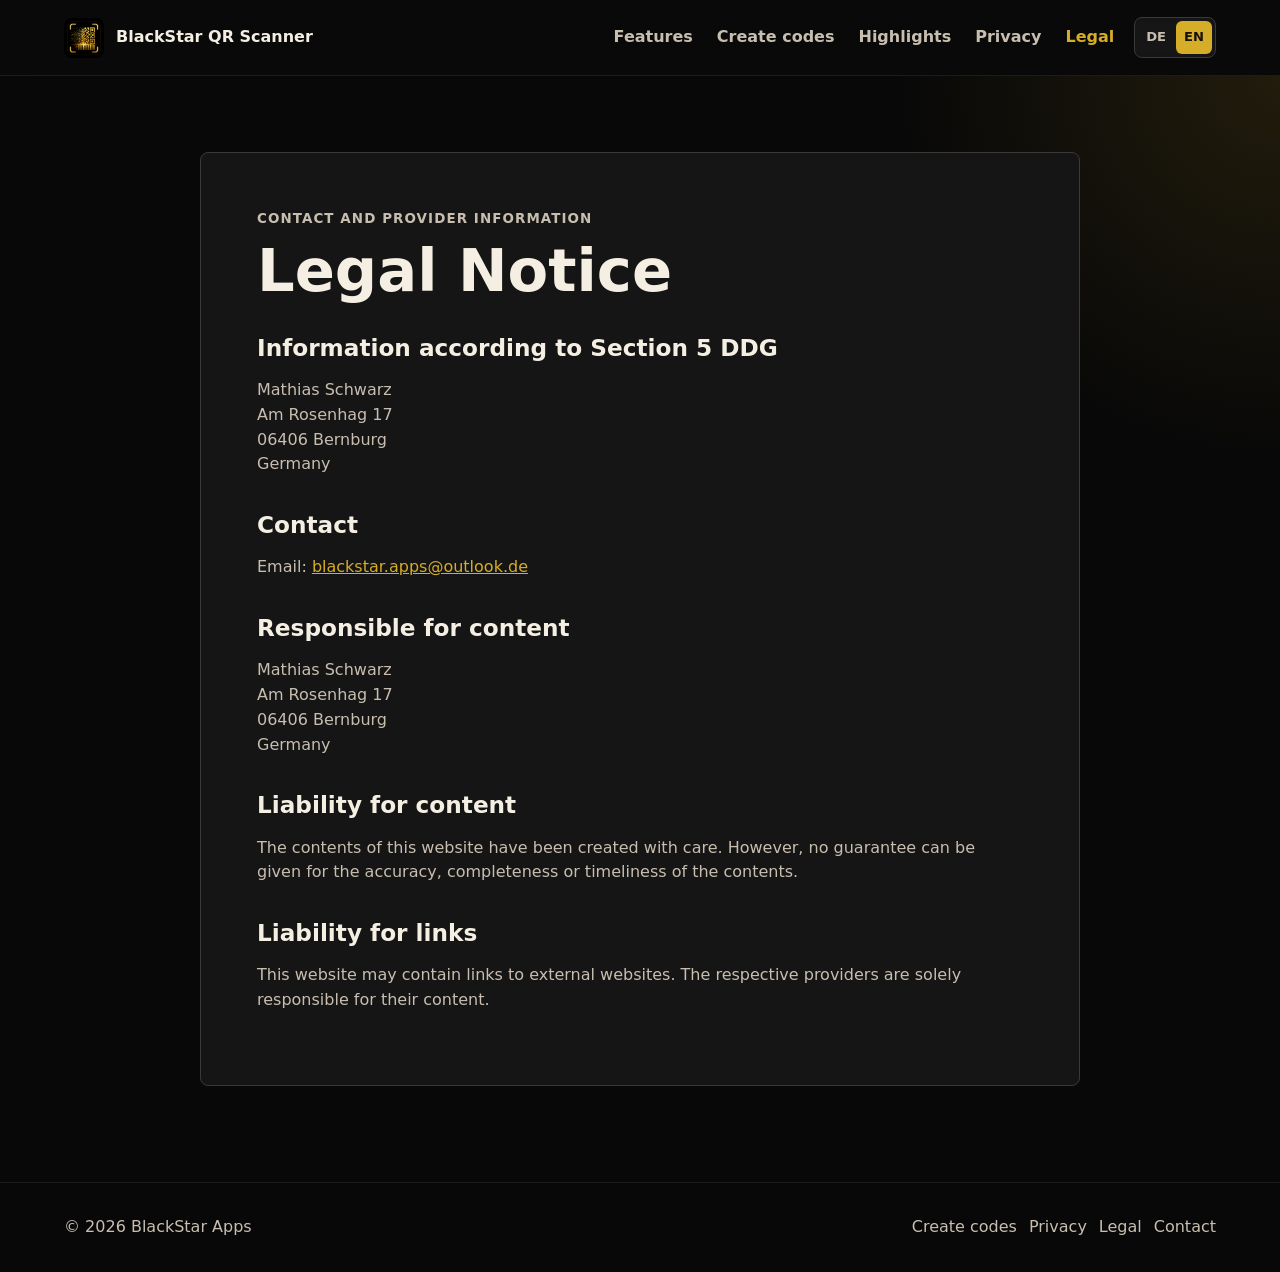
<file: en/legal.html>
<!doctype html>
<html lang="en">
<head>
  <meta charset="utf-8">
  <meta name="viewport" content="width=device-width, initial-scale=1">
  <title>Legal Notice - BlackStar Apps</title>
  <meta name="description" content="Legal notice and contact information for BlackStar Apps.">
  <link rel="canonical" href="https://blackstar-apps.de/en/legal.html">
  <link rel="alternate" hreflang="de" href="https://blackstar-apps.de/impressum.html">
  <link rel="alternate" hreflang="en" href="https://blackstar-apps.de/en/legal.html">
  <link rel="alternate" hreflang="x-default" href="https://blackstar-apps.de/impressum.html">
  <link rel="icon" href="../assets/img/app-icon.png">
  <link rel="stylesheet" href="../assets/styles.css">
</head>
<body>
  <header class="site-header">
    <a class="brand" href="index.html">
      <img src="../assets/img/app-icon.png" alt="" width="40" height="40">
      <span>BlackStar QR Scanner</span>
    </a>
    <button class="nav-toggle" type="button" aria-expanded="false" aria-controls="site-nav">
      <span></span>
      <span></span>
      <span></span>
    </button>
    <nav id="site-nav" class="site-nav" aria-label="Main navigation">
      <a href="index.html#features">Features</a>
      <a href="qr-code-generator.html">Create codes</a>
      <a href="index.html#screenshots">Highlights</a>
      <a href="privacy.html">Privacy</a>
      <a href="legal.html" aria-current="page">Legal</a>
    </nav>
    <div class="language-switch" aria-label="Language">
      <a href="../impressum.html">DE</a>
      <a href="legal.html" aria-current="true">EN</a>
    </div>
  </header>

  <main class="document-page">
    <article class="document">
      <p class="section-kicker">Contact and provider information</p>
      <h1>Legal Notice</h1>

      <h2>Information according to Section 5 DDG</h2>
      <p>
        Mathias Schwarz<br>
        Am Rosenhag 17<br>
        06406 Bernburg<br>
        Germany
      </p>

      <h2>Contact</h2>
      <p>
        Email: <a href="mailto:blackstar.apps@outlook.de">blackstar.apps@outlook.de</a>
      </p>

      <h2>Responsible for content</h2>
      <p>
        Mathias Schwarz<br>
        Am Rosenhag 17<br>
        06406 Bernburg<br>
        Germany
      </p>

      <h2>Liability for content</h2>
      <p>
        The contents of this website have been created with care. However, no guarantee
        can be given for the accuracy, completeness or timeliness of the contents.
      </p>

      <h2>Liability for links</h2>
      <p>
        This website may contain links to external websites. The respective providers
        are solely responsible for their content.
      </p>
    </article>
  </main>

  <footer class="site-footer">
    <p>&copy; <span id="year"></span> BlackStar Apps</p>
    <div>
      <a href="qr-code-generator.html">Create codes</a>
      <a href="privacy.html">Privacy</a>
      <a href="legal.html">Legal</a>
      <a href="mailto:blackstar.apps@outlook.de">Contact</a>
    </div>
  </footer>

  <script src="../assets/app.js"></script>
</body>
</html>
</file>
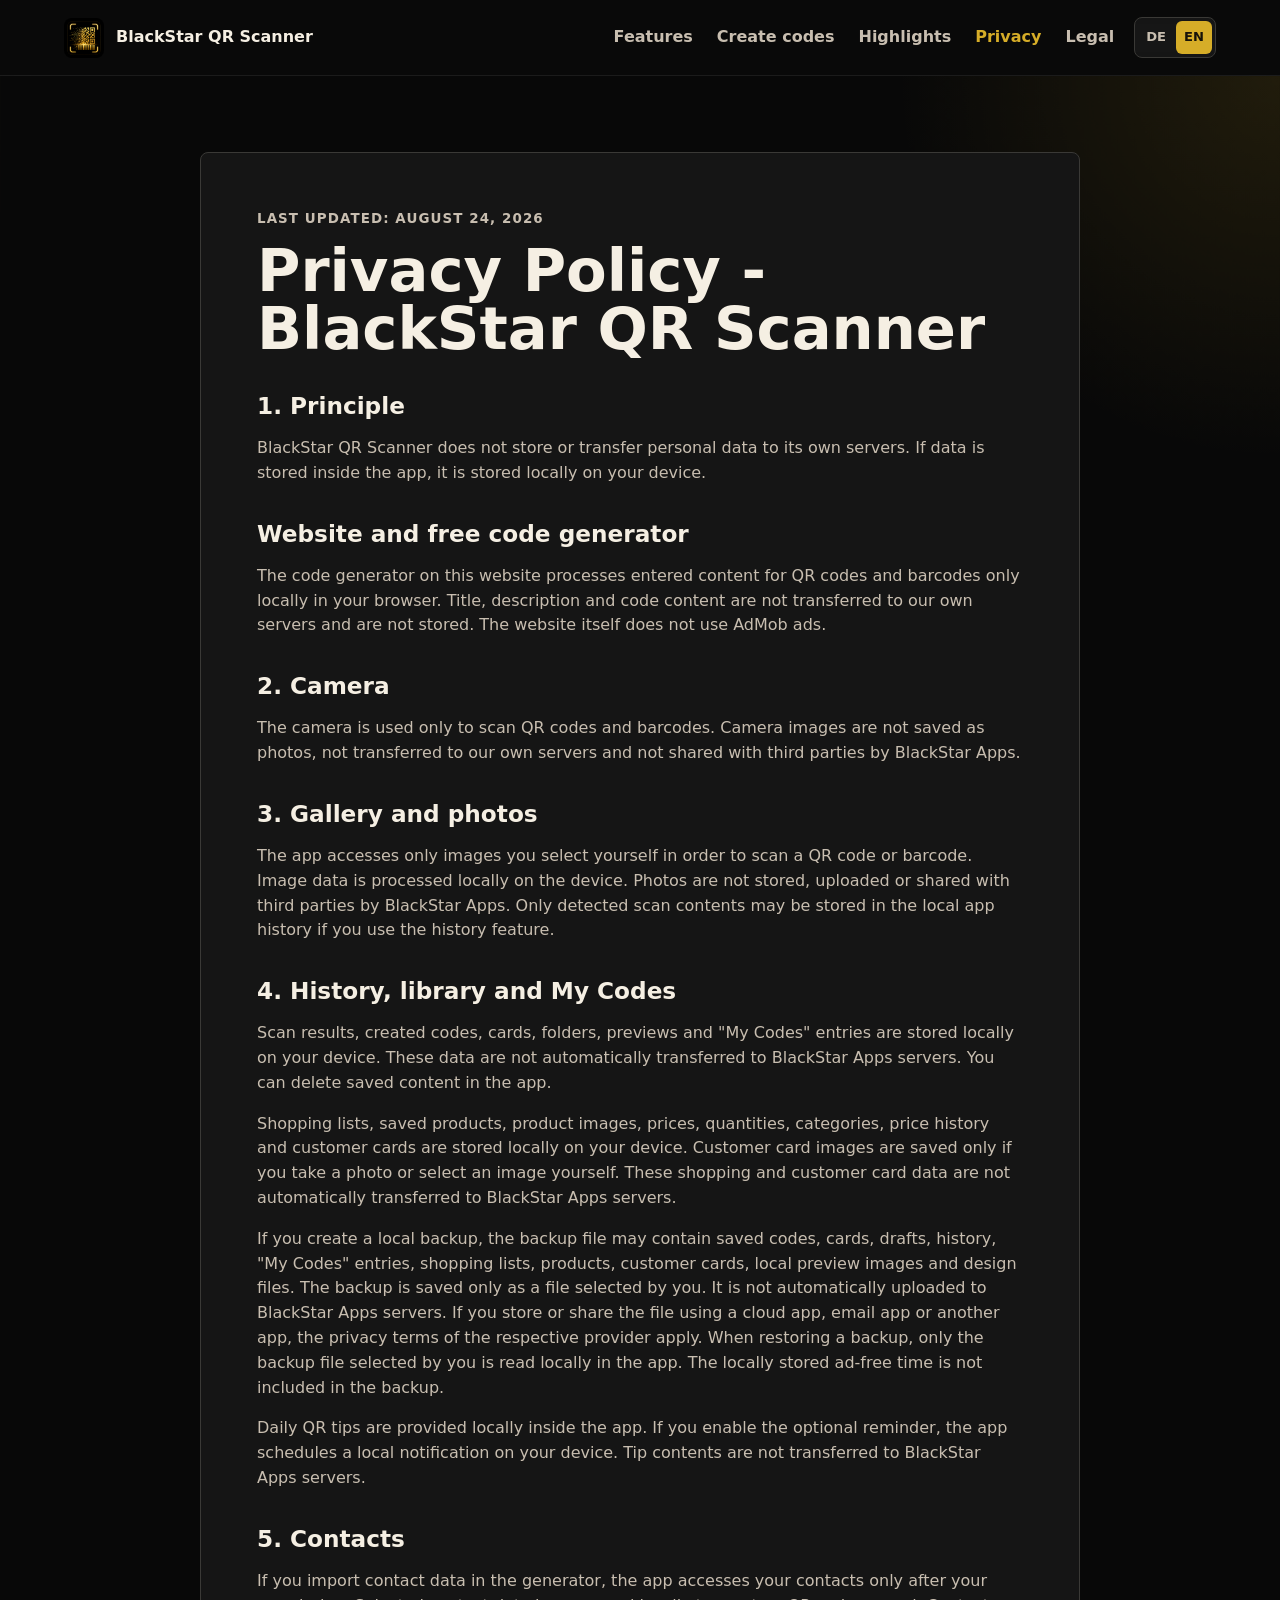
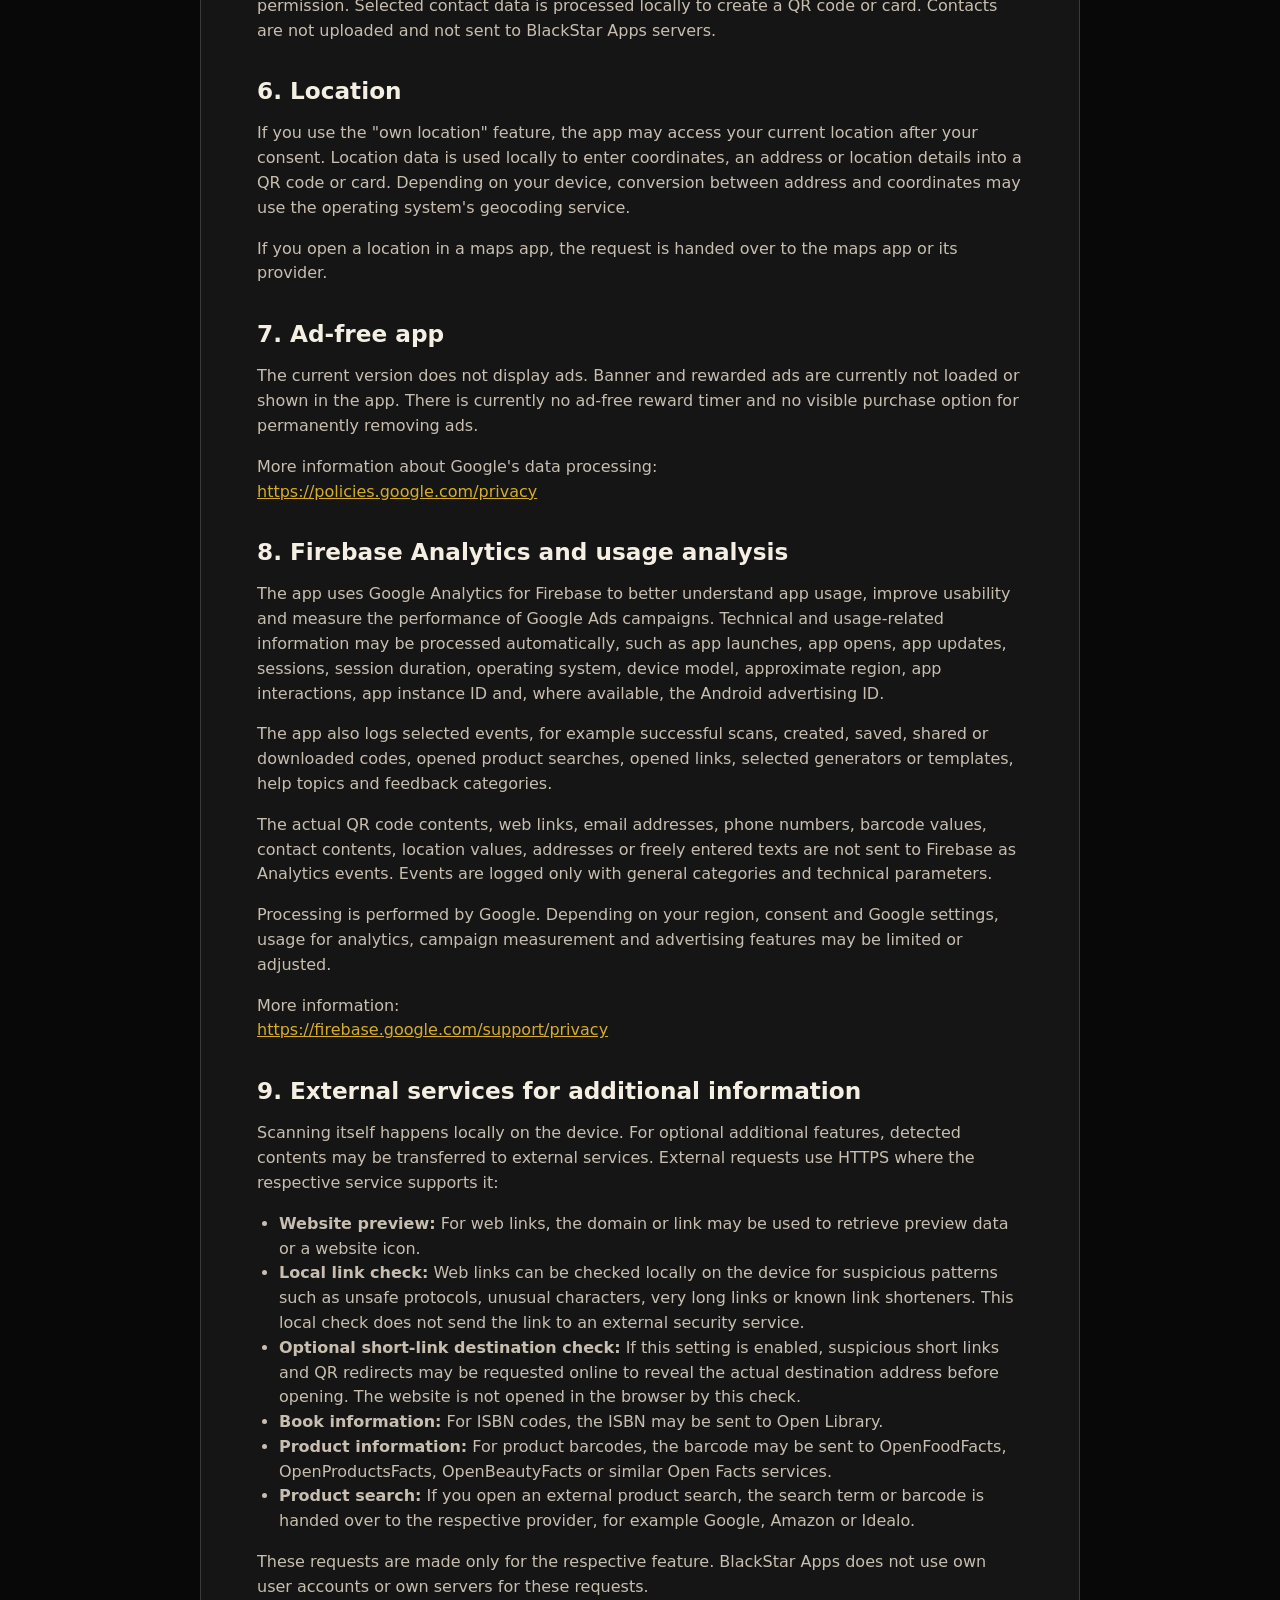
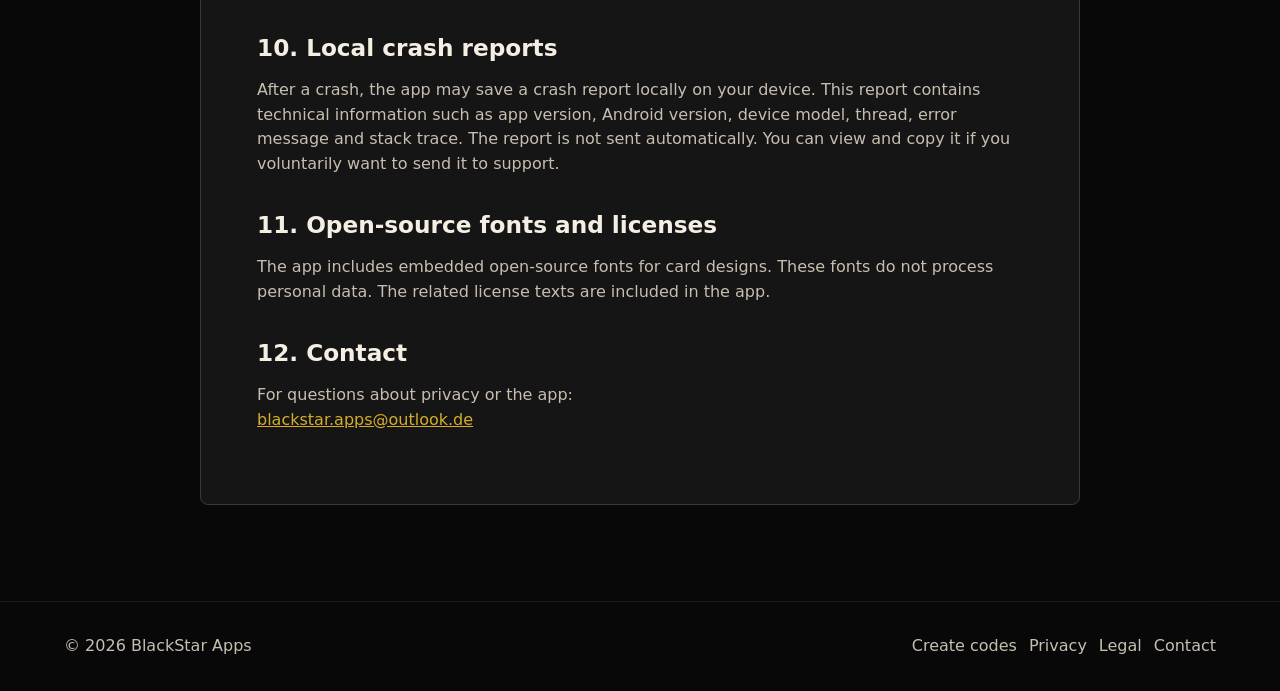
<file: en/privacy.html>
<!doctype html>
<html lang="en">
<head>
  <meta charset="utf-8">
  <meta name="viewport" content="width=device-width, initial-scale=1">
  <title>Privacy Policy - BlackStar QR Scanner</title>
  <meta name="description" content="Privacy policy for BlackStar QR Scanner and the BlackStar Apps website.">
  <link rel="canonical" href="https://blackstar-apps.de/en/privacy.html">
  <link rel="alternate" hreflang="de" href="https://blackstar-apps.de/datenschutz.html">
  <link rel="alternate" hreflang="en" href="https://blackstar-apps.de/en/privacy.html">
  <link rel="alternate" hreflang="x-default" href="https://blackstar-apps.de/datenschutz.html">
  <link rel="icon" href="../assets/img/app-icon.png">
  <link rel="stylesheet" href="../assets/styles.css">
</head>
<body>
  <header class="site-header">
    <a class="brand" href="index.html">
      <img src="../assets/img/app-icon.png" alt="" width="40" height="40">
      <span>BlackStar QR Scanner</span>
    </a>
    <button class="nav-toggle" type="button" aria-expanded="false" aria-controls="site-nav">
      <span></span>
      <span></span>
      <span></span>
    </button>
    <nav id="site-nav" class="site-nav" aria-label="Main navigation">
      <a href="index.html#features">Features</a>
      <a href="qr-code-generator.html">Create codes</a>
      <a href="index.html#screenshots">Highlights</a>
      <a href="privacy.html" aria-current="page">Privacy</a>
      <a href="legal.html">Legal</a>
    </nav>
    <div class="language-switch" aria-label="Language">
      <a href="../datenschutz.html">DE</a>
      <a href="privacy.html" aria-current="true">EN</a>
    </div>
  </header>

  <main class="document-page">
    <article class="document">
      <p class="section-kicker">Last updated: August 24, 2026</p>
      <h1>Privacy Policy - BlackStar QR Scanner</h1>

      <h2>1. Principle</h2>
      <p>BlackStar QR Scanner does not store or transfer personal data to its own servers. If data is stored inside the app, it is stored locally on your device.</p>

      <h2>Website and free code generator</h2>
      <p>The code generator on this website processes entered content for QR codes and barcodes only locally in your browser. Title, description and code content are not transferred to our own servers and are not stored. The website itself does not use AdMob ads.</p>

      <h2>2. Camera</h2>
      <p>The camera is used only to scan QR codes and barcodes. Camera images are not saved as photos, not transferred to our own servers and not shared with third parties by BlackStar Apps.</p>

      <h2>3. Gallery and photos</h2>
      <p>The app accesses only images you select yourself in order to scan a QR code or barcode. Image data is processed locally on the device. Photos are not stored, uploaded or shared with third parties by BlackStar Apps. Only detected scan contents may be stored in the local app history if you use the history feature.</p>

      <h2>4. History, library and My Codes</h2>
      <p>Scan results, created codes, cards, folders, previews and "My Codes" entries are stored locally on your device. These data are not automatically transferred to BlackStar Apps servers. You can delete saved content in the app.</p>
      <p>Shopping lists, saved products, product images, prices, quantities, categories, price history and customer cards are stored locally on your device. Customer card images are saved only if you take a photo or select an image yourself. These shopping and customer card data are not automatically transferred to BlackStar Apps servers.</p>
      <p>If you create a local backup, the backup file may contain saved codes, cards, drafts, history, "My Codes" entries, shopping lists, products, customer cards, local preview images and design files. The backup is saved only as a file selected by you. It is not automatically uploaded to BlackStar Apps servers. If you store or share the file using a cloud app, email app or another app, the privacy terms of the respective provider apply. When restoring a backup, only the backup file selected by you is read locally in the app. The locally stored ad-free time is not included in the backup.</p>
      <p>Daily QR tips are provided locally inside the app. If you enable the optional reminder, the app schedules a local notification on your device. Tip contents are not transferred to BlackStar Apps servers.</p>

      <h2>5. Contacts</h2>
      <p>If you import contact data in the generator, the app accesses your contacts only after your permission. Selected contact data is processed locally to create a QR code or card. Contacts are not uploaded and not sent to BlackStar Apps servers.</p>

      <h2>6. Location</h2>
      <p>If you use the "own location" feature, the app may access your current location after your consent. Location data is used locally to enter coordinates, an address or location details into a QR code or card. Depending on your device, conversion between address and coordinates may use the operating system's geocoding service.</p>
      <p>If you open a location in a maps app, the request is handed over to the maps app or its provider.</p>

      <h2>7. Ad-free app</h2>
      <p>The current version does not display ads. Banner and rewarded ads are currently not loaded or shown in the app. There is currently no ad-free reward timer and no visible purchase option for permanently removing ads.</p>
      <p>More information about Google's data processing:<br><a href="https://policies.google.com/privacy">https://policies.google.com/privacy</a></p>

      <h2>8. Firebase Analytics and usage analysis</h2>
      <p>The app uses Google Analytics for Firebase to better understand app usage, improve usability and measure the performance of Google Ads campaigns. Technical and usage-related information may be processed automatically, such as app launches, app opens, app updates, sessions, session duration, operating system, device model, approximate region, app interactions, app instance ID and, where available, the Android advertising ID.</p>
      <p>The app also logs selected events, for example successful scans, created, saved, shared or downloaded codes, opened product searches, opened links, selected generators or templates, help topics and feedback categories.</p>
      <p>The actual QR code contents, web links, email addresses, phone numbers, barcode values, contact contents, location values, addresses or freely entered texts are not sent to Firebase as Analytics events. Events are logged only with general categories and technical parameters.</p>
      <p>Processing is performed by Google. Depending on your region, consent and Google settings, usage for analytics, campaign measurement and advertising features may be limited or adjusted.</p>
      <p>More information:<br><a href="https://firebase.google.com/support/privacy">https://firebase.google.com/support/privacy</a></p>

      <h2>9. External services for additional information</h2>
      <p>Scanning itself happens locally on the device. For optional additional features, detected contents may be transferred to external services. External requests use HTTPS where the respective service supports it:</p>
      <ul>
        <li><strong>Website preview:</strong> For web links, the domain or link may be used to retrieve preview data or a website icon.</li>
        <li><strong>Local link check:</strong> Web links can be checked locally on the device for suspicious patterns such as unsafe protocols, unusual characters, very long links or known link shorteners. This local check does not send the link to an external security service.</li>
        <li><strong>Optional short-link destination check:</strong> If this setting is enabled, suspicious short links and QR redirects may be requested online to reveal the actual destination address before opening. The website is not opened in the browser by this check.</li>
        <li><strong>Book information:</strong> For ISBN codes, the ISBN may be sent to Open Library.</li>
        <li><strong>Product information:</strong> For product barcodes, the barcode may be sent to OpenFoodFacts, OpenProductsFacts, OpenBeautyFacts or similar Open Facts services.</li>
        <li><strong>Product search:</strong> If you open an external product search, the search term or barcode is handed over to the respective provider, for example Google, Amazon or Idealo.</li>
      </ul>
      <p>These requests are made only for the respective feature. BlackStar Apps does not use own user accounts or own servers for these requests.</p>

      <h2>10. Local crash reports</h2>
      <p>After a crash, the app may save a crash report locally on your device. This report contains technical information such as app version, Android version, device model, thread, error message and stack trace. The report is not sent automatically. You can view and copy it if you voluntarily want to send it to support.</p>

      <h2>11. Open-source fonts and licenses</h2>
      <p>The app includes embedded open-source fonts for card designs. These fonts do not process personal data. The related license texts are included in the app.</p>

      <h2>12. Contact</h2>
      <p>For questions about privacy or the app:<br><a href="mailto:blackstar.apps@outlook.de">blackstar.apps@outlook.de</a></p>
    </article>
  </main>

  <footer class="site-footer">
    <p>&copy; <span id="year"></span> BlackStar Apps</p>
    <div>
      <a href="qr-code-generator.html">Create codes</a>
      <a href="privacy.html">Privacy</a>
      <a href="legal.html">Legal</a>
      <a href="mailto:blackstar.apps@outlook.de">Contact</a>
    </div>
  </footer>

  <script src="../assets/app.js"></script>
</body>
</html>
</file>
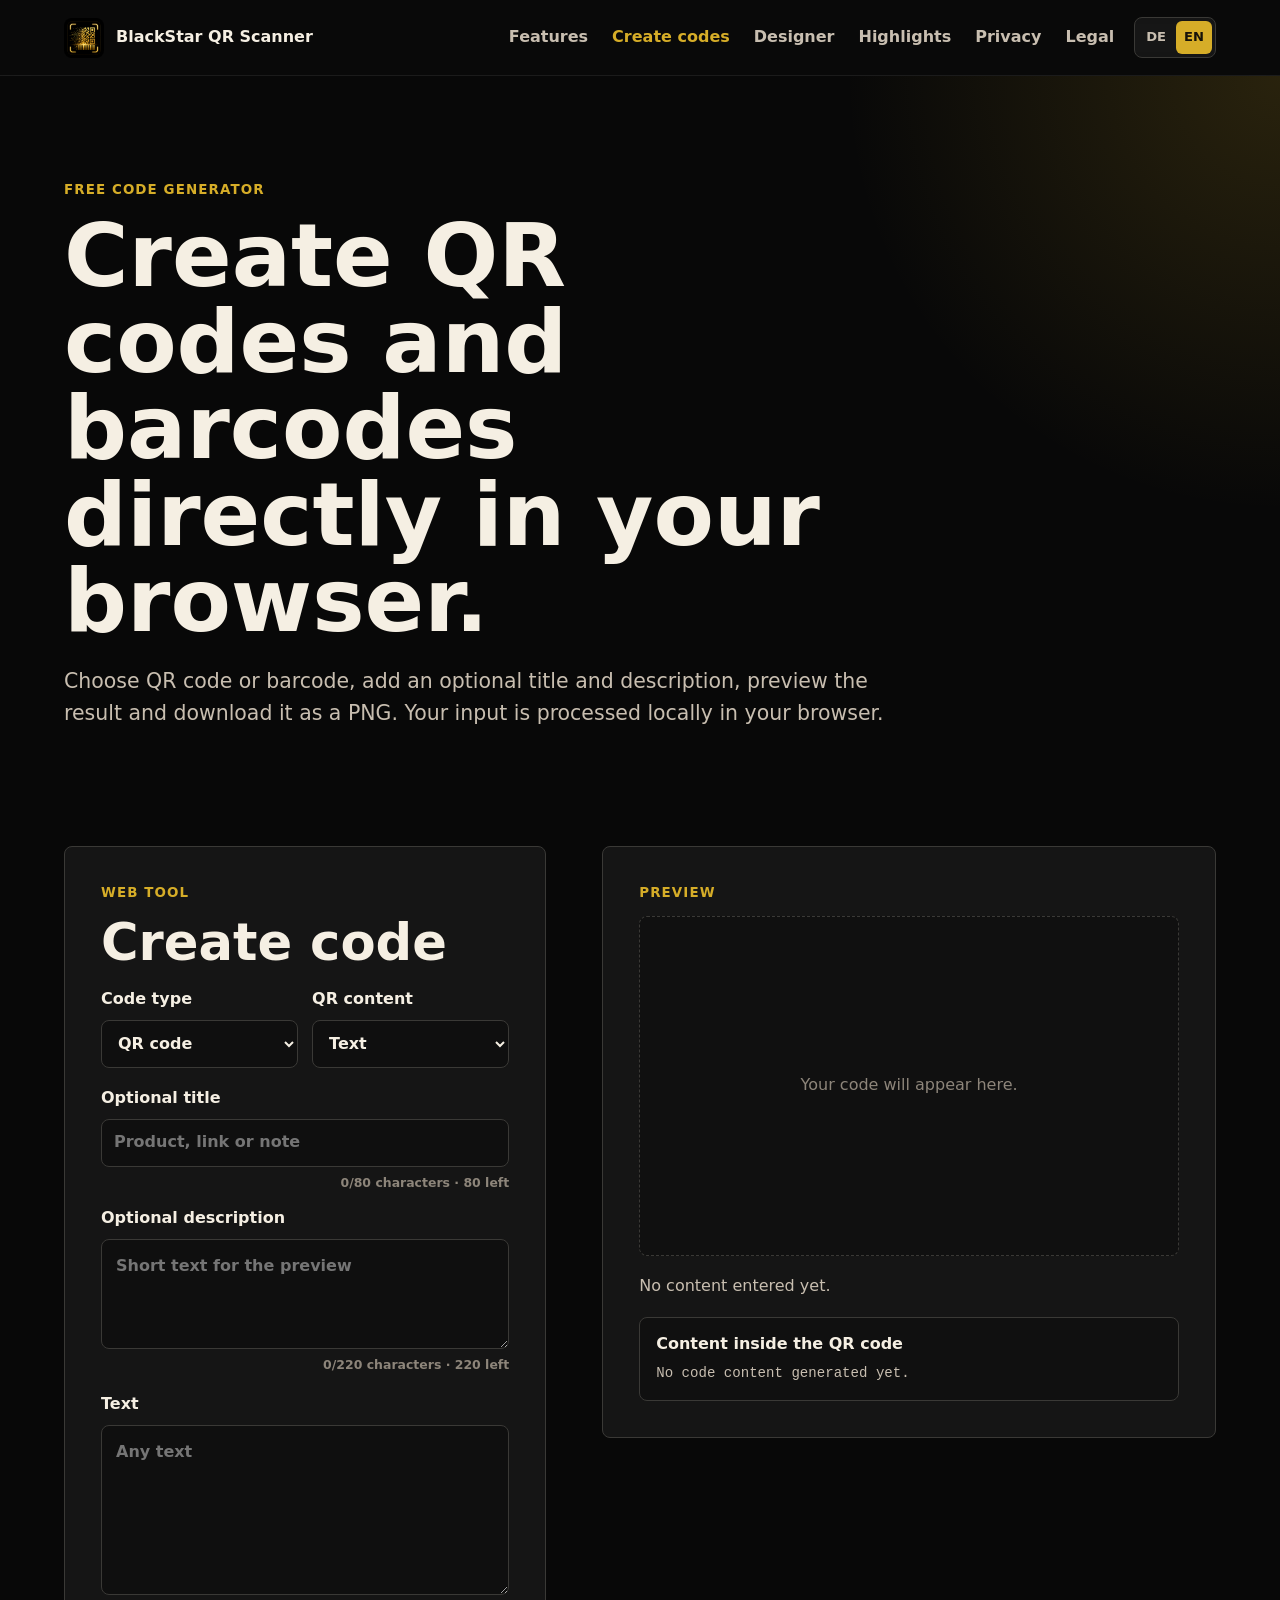
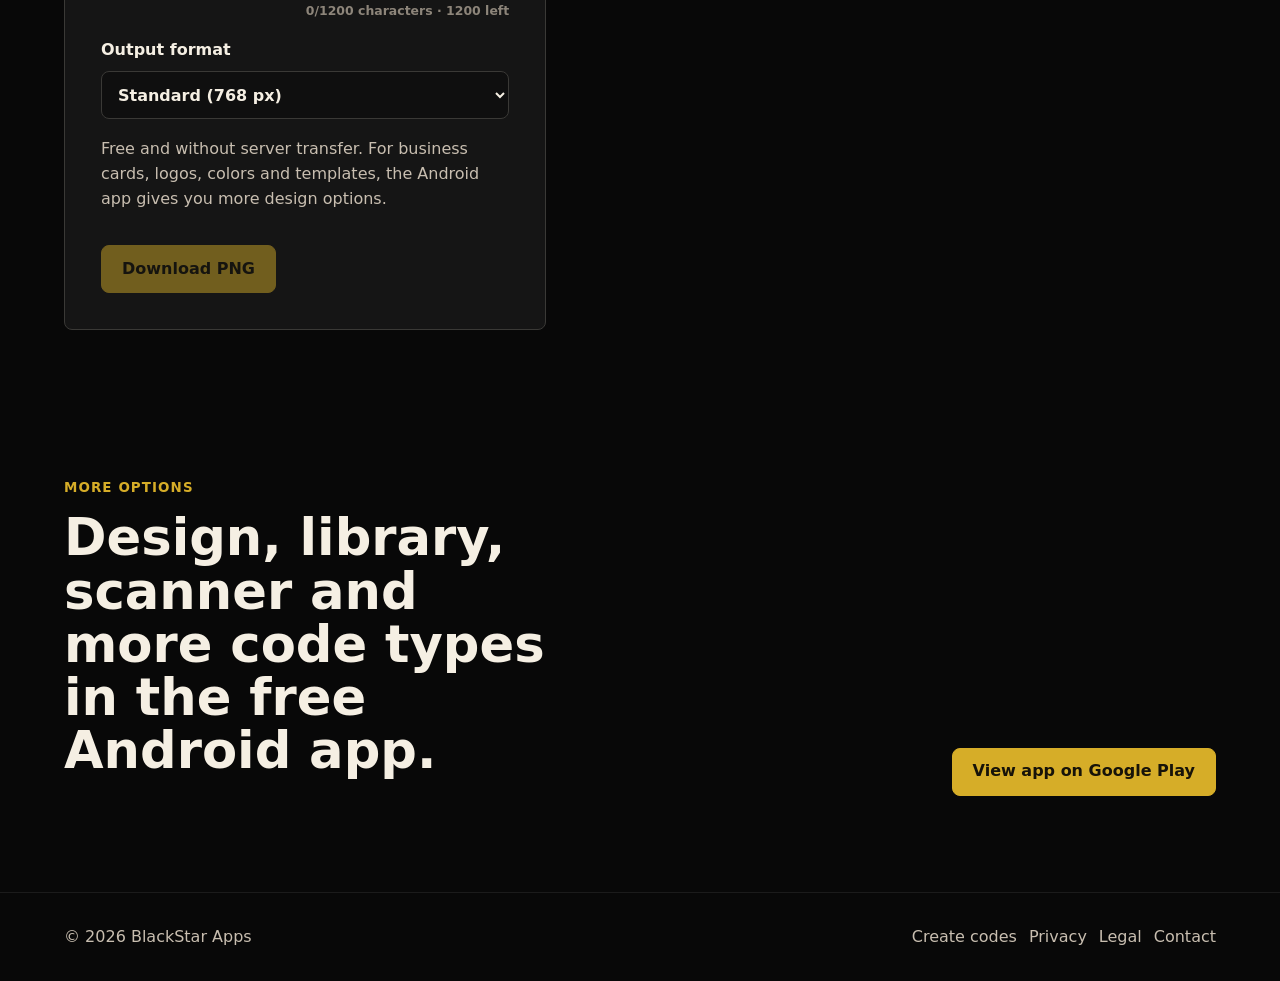
<file: en/qr-code-generator.html>
<!doctype html>
<html lang="en">
<head>
  <meta charset="utf-8">
  <meta name="viewport" content="width=device-width, initial-scale=1">
  <title>Create free QR codes and barcodes - BlackStar Apps</title>
  <meta name="description" content="Create QR codes and barcodes directly in your browser for free. Add an optional title and description. Your input stays local and can be downloaded as a PNG.">
  <meta name="robots" content="index, follow">
  <meta name="theme-color" content="#0c0c0c">
  <link rel="canonical" href="https://blackstar-apps.de/en/qr-code-generator.html">
  <link rel="alternate" hreflang="de" href="https://blackstar-apps.de/qr-code-erstellen.html">
  <link rel="alternate" hreflang="en" href="https://blackstar-apps.de/en/qr-code-generator.html">
  <link rel="alternate" hreflang="x-default" href="https://blackstar-apps.de/qr-code-erstellen.html">
  <meta property="og:type" content="website">
  <meta property="og:site_name" content="BlackStar Apps">
  <meta property="og:locale" content="en_US">
  <meta property="og:title" content="Create free QR codes and barcodes">
  <meta property="og:description" content="Create QR codes and barcodes locally in your browser and download them as PNG files.">
  <meta property="og:url" content="https://blackstar-apps.de/en/qr-code-generator.html">
  <meta property="og:image" content="https://blackstar-apps.de/assets/img/feature-en-unified.jpg">
  <meta name="twitter:card" content="summary_large_image">
  <meta name="twitter:title" content="Create free QR codes and barcodes">
  <meta name="twitter:description" content="Local web generator for QR codes and barcodes.">
  <meta name="twitter:image" content="https://blackstar-apps.de/assets/img/feature-en-unified.jpg">
  <link rel="icon" href="../assets/img/app-icon.png">
  <link rel="stylesheet" href="../assets/styles.css">
  <script type="application/ld+json">
  {
    "@context": "https://schema.org",
    "@type": "WebApplication",
    "@id": "https://blackstar-apps.de/en/qr-code-generator.html#web-generator",
    "name": "BlackStar QR code and barcode generator",
    "url": "https://blackstar-apps.de/en/qr-code-generator.html",
    "applicationCategory": "UtilitiesApplication",
    "operatingSystem": "Web Browser",
    "inLanguage": "en",
    "isAccessibleForFree": true,
    "description": "Free web generator for creating QR codes and barcodes locally in the browser.",
    "publisher": {
      "@type": "Organization",
      "name": "BlackStar Apps",
      "url": "https://blackstar-apps.de/"
    }
  }
  </script>
</head>
<body>
  <header class="site-header">
    <a class="brand" href="index.html" aria-label="BlackStar QR Scanner home">
      <img src="../assets/img/app-icon.png" alt="" width="40" height="40">
      <span>BlackStar QR Scanner</span>
    </a>
    <button class="nav-toggle" type="button" aria-expanded="false" aria-controls="site-nav">
      <span></span>
      <span></span>
      <span></span>
    </button>
    <nav id="site-nav" class="site-nav" aria-label="Main navigation">
      <a href="index.html#features">Features</a>
      <a href="qr-code-generator.html" aria-current="page">Create codes</a>
      <a href="index.html#designer">Designer</a>
      <a href="index.html#screenshots">Highlights</a>
      <a href="privacy.html">Privacy</a>
      <a href="legal.html">Legal</a>
    </nav>
    <div class="language-switch" aria-label="Language">
      <a href="../qr-code-erstellen.html">DE</a>
      <a href="qr-code-generator.html" aria-current="true">EN</a>
    </div>
  </header>

  <main>
    <section class="tool-hero">
      <p class="eyebrow">Free code generator</p>
      <h1>Create QR codes and barcodes directly in your browser.</h1>
      <p>
        Choose QR code or barcode, add an optional title and description,
        preview the result and download it as a PNG.
        Your input is processed locally in your browser.
      </p>
    </section>

    <section class="section qr-tool" aria-labelledby="code-tool-title">
      <div class="tool-panel">
        <p class="section-kicker">Web tool</p>
        <h2 id="code-tool-title">Create code</h2>
        <form id="code-generator" class="qr-form code-form" data-empty-output="Your code will appear here." data-empty-status="No content entered yet." data-success-qr-status="QR code was created locally in your browser." data-success-barcode-status="Barcode was created locally in your browser." data-error-output="The content is too long or could not be created." data-error-status="Please check your input." data-barcode-error-status="The barcode content does not match the selected barcode type." data-canvas-label="Generated code" data-download-name="blackstar-code.png" data-payload-empty="No code content generated yet." data-payload-qr-title="Content inside the QR code" data-payload-barcode-title="Content inside the barcode" data-barcode-digits-only="{format} accepts digits only." data-barcode-length-error="{format} needs {base} or {full} digits." data-barcode-checksum-error="The {format} check digit does not match." data-barcode-code128-error="Code 128 supports letters, numbers and common symbols. Umlauts or emoji are not suitable." data-barcode-code128-length-error="Code 128 is limited to 64 characters so the barcode stays readable." data-url-error="Please enter a valid website address." data-email-error="Please enter a valid email address." data-wifi-ssid-error="Please enter a Wi-Fi name." data-wifi-password-error="Please enter a Wi-Fi password or choose “No password”." data-phone-digits-error="Phone numbers may contain digits and simple separators only." data-phone-length-error="Please enter a valid phone number with 6 to 15 digits." data-character-counter="{used}/{max} characters · {remaining} left" data-qr-text-label="Text" data-qr-url-label="Link / URL" data-qr-text-placeholder="Any text" data-qr-url-placeholder="https://blackstar-apps.de">
          <div class="form-grid">
            <label>
              Code type
              <select id="code-mode" name="code-mode">
                <option value="qr" selected>QR code</option>
                <option value="barcode">Barcode</option>
              </select>
            </label>
            <label data-mode-field="qr">
              QR content
              <select id="qr-type" name="qr-type">
                <option value="text" selected>Text</option>
                <option value="url">Link / URL</option>
                <option value="wifi">Wi-Fi</option>
                <option value="email">Email</option>
                <option value="phone">Phone</option>
                <option value="sms">SMS</option>
              </select>
            </label>
            <label data-mode-field="barcode" hidden>
              Barcode type
              <select id="barcode-format" name="barcode-format">
                <option value="CODE128" selected>Code 128</option>
                <option value="EAN13">EAN-13</option>
                <option value="EAN8">EAN-8</option>
                <option value="UPC">UPC-A</option>
                <option value="ITF14">ITF-14</option>
              </select>
            </label>
          </div>

          <div class="form-grid">
            <label class="wide-field">
              Optional title
              <input id="code-title" name="code-title" maxlength="80" placeholder="Product, link or note">
            </label>
            <label class="wide-field">
              Optional description
              <textarea id="code-description" name="code-description" rows="3" maxlength="220" placeholder="Short text for the preview"></textarea>
            </label>
          </div>

          <div data-mode-panel="qr">
            <label data-qr-panel="text url">
              <span id="qr-content-label">Text</span>
              <textarea id="qr-content" name="qr-content" rows="5" maxlength="1200" placeholder="Any text"></textarea>
            </label>

            <div class="form-grid" data-qr-panel="wifi" hidden>
              <label>
                Wi-Fi name
                <input id="wifi-ssid" name="wifi-ssid" maxlength="80" placeholder="My Wi-Fi">
              </label>
              <label>
                Password
                <input id="wifi-password" name="wifi-password" maxlength="80" placeholder="Optional">
              </label>
              <label>
                Encryption
                <select id="wifi-encryption" name="wifi-encryption">
                  <option value="WPA" selected>WPA/WPA2</option>
                  <option value="WEP">WEP</option>
                  <option value="nopass">No password</option>
                </select>
              </label>
              <label class="inline-check">
                <input id="wifi-hidden" name="wifi-hidden" type="checkbox">
                Hidden network
              </label>
              <p class="field-hint wide-field">
                Enable this only if the Wi-Fi network is not visible in the normal network list.
              </p>
            </div>

            <div class="form-grid" data-qr-panel="email" hidden>
              <label class="wide-field">
                Email address
                <input id="email-address" name="email-address" type="email" maxlength="120" placeholder="name@example.com">
              </label>
              <label class="wide-field">
                Subject
                <input id="email-subject" name="email-subject" maxlength="120" placeholder="Optional">
              </label>
              <label class="wide-field">
                Message
                <textarea id="email-body" name="email-body" rows="3" maxlength="500" placeholder="Optional"></textarea>
              </label>
            </div>

            <div class="form-grid" data-qr-panel="phone sms" hidden>
              <label class="wide-field">
                Country code
                <select id="phone-country" name="phone-country">
                  <option value="+49" selected>Germany (+49)</option>
                  <option value="+43">Austria (+43)</option>
                  <option value="+41">Switzerland (+41)</option>
                  <option value="+31">Netherlands (+31)</option>
                  <option value="+32">Belgium (+32)</option>
                  <option value="+33">France (+33)</option>
                  <option value="+39">Italy (+39)</option>
                  <option value="+34">Spain (+34)</option>
                  <option value="+351">Portugal (+351)</option>
                  <option value="+48">Poland (+48)</option>
                  <option value="+420">Czechia (+420)</option>
                  <option value="+45">Denmark (+45)</option>
                  <option value="+46">Sweden (+46)</option>
                  <option value="+47">Norway (+47)</option>
                  <option value="+358">Finland (+358)</option>
                  <option value="+44">United Kingdom (+44)</option>
                  <option value="+1">United States / Canada (+1)</option>
                </select>
              </label>
              <label class="wide-field">
                Phone number
                <input id="phone-number" name="phone-number" inputmode="tel" autocomplete="tel-national" maxlength="40" placeholder="123 456789">
              </label>
              <label data-qr-panel="sms" hidden>
                SMS text
                <textarea id="sms-message" name="sms-message" rows="3" maxlength="300" placeholder="Optional"></textarea>
              </label>
            </div>
          </div>

          <div data-mode-panel="barcode" hidden>
            <label>
              Barcode content
              <input id="barcode-content" name="barcode-content" maxlength="64" placeholder="ITEM-2026-001">
            </label>
            <p class="field-hint">
              Code 128 is useful for internal item numbers and simple text up to 64 characters.
              EAN-13, EAN-8, UPC-A and ITF-14 use digits only; if the check digit is missing, it is added automatically.
            </p>
          </div>

          <div class="form-grid">
            <label class="wide-field">
              Output format
              <select id="qr-size" name="qr-size">
                <option value="512">Compact (512 px)</option>
                <option value="768" selected>Standard (768 px)</option>
                <option value="1024">Large (1024 px)</option>
                <option value="1536">Print (1536 px)</option>
              </select>
            </label>
          </div>

          <p class="tool-note">
            Free and without server transfer. For business cards, logos, colors and templates,
            the Android app gives you more design options.
          </p>

          <div class="tool-actions">
            <a id="qr-download" class="button primary disabled" href="#" aria-disabled="true">Download PNG</a>
          </div>
        </form>
      </div>

      <div class="qr-preview-card" aria-live="polite">
        <p class="section-kicker">Preview</p>
        <div id="qr-output" class="qr-output">
          <p>Your code will appear here.</p>
        </div>
        <p id="qr-status" class="qr-status">No content entered yet.</p>
        <div class="payload-preview">
          <h3 id="code-payload-title">Content inside the code</h3>
          <pre id="code-payload">No code content generated yet.</pre>
        </div>
      </div>
    </section>

    <section class="section cta">
      <div>
        <p class="section-kicker">More options</p>
        <h2>Design, library, scanner and more code types in the free Android app.</h2>
      </div>
      <a class="button primary" href="https://play.google.com/store/apps/details?id=de.blackstar.qrscanner">View app on Google Play</a>
    </section>
  </main>

  <footer class="site-footer">
    <p>&copy; <span id="year"></span> BlackStar Apps</p>
    <div>
      <a href="qr-code-generator.html">Create codes</a>
      <a href="privacy.html">Privacy</a>
      <a href="legal.html">Legal</a>
      <a href="mailto:blackstar.apps@outlook.de">Contact</a>
    </div>
  </footer>

  <script src="../assets/vendor/qrcode.js"></script>
  <script src="../assets/vendor/qrcode_UTF8.js"></script>
  <script src="../assets/vendor/JsBarcode.all.min.js"></script>
  <script src="../assets/app.js"></script>
</body>
</html>
</file>
<file: assets/styles.css>
:root {
  color-scheme: dark;
  --bg: #080808;
  --surface: #151515;
  --surface-strong: #1d1d1d;
  --text: #f5efe3;
  --muted: #c8beb0;
  --subtle: #8d857a;
  --line: #3a3936;
  --gold: #d6ad28;
  --gold-soft: #756019;
  --green: #39a24a;
  --shadow: 0 28px 80px rgba(0, 0, 0, .5);
  --radius: 8px;
  font-family: Inter, ui-sans-serif, system-ui, -apple-system, BlinkMacSystemFont, "Segoe UI", sans-serif;
}

* {
  box-sizing: border-box;
}

html {
  scroll-behavior: smooth;
}

body {
  margin: 0;
  background: var(--bg);
  color: var(--text);
  line-height: 1.55;
}

img {
  display: block;
  max-width: 100%;
}

a {
  color: inherit;
}

.site-header {
  position: sticky;
  top: 0;
  z-index: 20;
  display: flex;
  align-items: center;
  justify-content: flex-start;
  gap: 20px;
  min-height: 76px;
  padding: 0 5vw;
  background: rgba(10, 10, 10, .86);
  border-bottom: 1px solid rgba(255, 255, 255, .08);
  backdrop-filter: blur(16px);
}

.brand {
  order: 1;
  display: inline-flex;
  align-items: center;
  gap: 12px;
  margin-right: auto;
  color: var(--text);
  font-weight: 800;
  text-decoration: none;
}

.brand img {
  border-radius: 8px;
}

.site-nav {
  order: 2;
  display: flex;
  align-items: center;
  gap: 24px;
  color: var(--muted);
  font-weight: 650;
}

.site-nav a {
  text-decoration: none;
}

.site-nav a:hover,
.site-nav a[aria-current="page"] {
  color: var(--gold);
}

.language-switch {
  order: 3;
  display: inline-flex;
  align-items: center;
  gap: 2px;
  padding: 3px;
  border: 1px solid var(--line);
  border-radius: var(--radius);
  background: rgba(255, 255, 255, .05);
  color: var(--muted);
  font-size: .82rem;
  font-weight: 850;
}

.language-switch a {
  min-width: 34px;
  padding: 6px 8px;
  border-radius: 6px;
  text-align: center;
  text-decoration: none;
}

.language-switch a:hover {
  color: var(--text);
}

.language-switch a[aria-current="true"] {
  background: var(--gold);
  color: #171309;
}

.nav-toggle {
  order: 4;
  display: none;
  width: 44px;
  height: 44px;
  border: 1px solid var(--line);
  border-radius: var(--radius);
  background: var(--surface);
}

.nav-toggle span {
  display: block;
  width: 18px;
  height: 2px;
  margin: 4px auto;
  background: var(--text);
}

.hero {
  position: relative;
  min-height: min(760px, calc(100vh - 24px));
  overflow: hidden;
  display: grid;
  align-items: end;
  padding: 0 5vw 72px;
  border-bottom: 1px solid rgba(255, 255, 255, .08);
}

.hero-bg,
.hero-bg img,
.hero-overlay {
  position: absolute;
  inset: 0;
}

.hero-bg img {
  width: 100%;
  height: 100%;
  object-fit: cover;
  opacity: .58;
  filter: saturate(1.08) contrast(1.08);
}

.hero-overlay {
  background:
    linear-gradient(90deg, rgba(8, 8, 8, .96) 0%, rgba(8, 8, 8, .78) 42%, rgba(8, 8, 8, .38) 100%),
    linear-gradient(0deg, rgba(8, 8, 8, .96) 0%, rgba(8, 8, 8, .12) 58%, rgba(8, 8, 8, .78) 100%);
}

.hero-content {
  position: relative;
  width: min(760px, 100%);
}

.eyebrow,
.section-kicker {
  margin: 0 0 12px;
  color: var(--gold);
  font-size: .84rem;
  font-weight: 850;
  letter-spacing: .08em;
  text-transform: uppercase;
}

h1,
h2,
h3,
p {
  margin-top: 0;
}

h1 {
  margin-bottom: 22px;
  font-size: clamp(2.6rem, 7vw, 5.5rem);
  line-height: .98;
  letter-spacing: 0;
}

h2 {
  margin-bottom: 18px;
  font-size: clamp(2rem, 4vw, 3.5rem);
  line-height: 1.04;
  letter-spacing: 0;
}

h3 {
  margin-bottom: 10px;
  font-size: 1.22rem;
  line-height: 1.2;
}

.hero-copy {
  width: min(660px, 100%);
  margin-bottom: 22px;
  color: var(--muted);
  font-size: clamp(1.05rem, 2vw, 1.35rem);
}

.hero-benefits {
  display: flex;
  flex-wrap: wrap;
  gap: 10px;
  width: min(720px, 100%);
  margin: 0 0 24px;
  padding: 0;
  list-style: none;
}

.hero-benefits li {
  padding: 9px 12px;
  border: 1px solid rgba(214, 173, 40, .38);
  border-radius: 999px;
  background: rgba(18, 18, 18, .58);
  color: var(--text);
  font-size: .95rem;
  font-weight: 800;
  box-shadow: 0 10px 28px rgba(0, 0, 0, .22);
}

.free-note,
.tool-note,
.qr-status {
  color: var(--muted);
}

.free-note {
  display: inline-grid;
  gap: 2px;
  width: fit-content;
  max-width: 100%;
  margin: 0 0 22px;
  padding: 10px 14px;
  background: rgba(214, 173, 40, .12);
  border: 1px solid rgba(214, 173, 40, .42);
  border-radius: var(--radius);
  font-weight: 750;
}

.free-note small {
  color: var(--subtle);
  font-size: .84rem;
  font-weight: 650;
}

.hero-actions,
.tool-actions,
.site-footer div {
  display: flex;
  flex-wrap: wrap;
  gap: 12px;
}

.button {
  display: inline-flex;
  align-items: center;
  justify-content: center;
  min-height: 48px;
  padding: 0 20px;
  border: 1px solid var(--line);
  border-radius: var(--radius);
  cursor: pointer;
  font: inherit;
  font-weight: 850;
  text-decoration: none;
}

.button.primary {
  background: var(--gold);
  border-color: var(--gold);
  color: #171309;
}

.button.secondary {
  background: rgba(255, 255, 255, .07);
  color: var(--text);
}

.button.disabled {
  pointer-events: none;
  opacity: .48;
}

.section {
  width: min(1180px, 90vw);
  margin: 0 auto;
  padding: 96px 0;
}

.intro-grid,
.designer,
.safety,
.web-tool-teaser,
.qr-tool,
.cta {
  display: grid;
  grid-template-columns: minmax(0, .88fr) minmax(0, 1.12fr);
  gap: 56px;
  align-items: center;
}

.intro-grid p,
.designer-copy p,
.safety p,
.web-tool-teaser p,
.document p,
.document li {
  color: var(--muted);
}

.web-tool-teaser {
  align-items: end;
  padding-top: 72px;
  padding-bottom: 72px;
}

.web-tool-teaser .button {
  justify-self: end;
}

.feature-list {
  display: grid;
  grid-template-columns: repeat(2, minmax(0, 1fr));
  gap: 16px;
}

.feature-list article {
  min-height: 180px;
  padding: 24px;
  background: var(--surface);
  border: 1px solid var(--line);
  border-radius: var(--radius);
}

.feature-list article h3::before {
  content: "";
  display: block;
  width: 34px;
  height: 5px;
  margin-bottom: 18px;
  border-radius: 999px;
  background: var(--gold);
}

.capability-section {
  padding-top: 24px;
}

.capability-section .section-heading p:not(.section-kicker) {
  max-width: 760px;
  color: var(--muted);
}

.capability-grid {
  display: grid;
  grid-template-columns: repeat(4, minmax(0, 1fr));
  gap: 16px;
}

.capability-grid article {
  min-height: 210px;
  padding: 24px;
  background:
    linear-gradient(145deg, rgba(214, 173, 40, .11), rgba(255, 255, 255, .025)),
    var(--surface);
  border: 1px solid rgba(214, 173, 40, .28);
  border-radius: var(--radius);
}

.capability-grid article h3 {
  color: var(--text);
}

.capability-grid article p {
  margin-bottom: 0;
  color: var(--muted);
}

.designer {
  width: 100%;
  max-width: none;
  padding: 96px 5vw;
  background: #11110f;
  border-top: 1px solid rgba(255, 255, 255, .08);
  border-bottom: 1px solid rgba(255, 255, 255, .08);
}

.designer-copy {
  max-width: 560px;
  justify-self: end;
}

.check-list {
  display: grid;
  gap: 10px;
  margin: 28px 0 0;
  padding: 0;
  list-style: none;
}

.check-list li {
  position: relative;
  padding-left: 30px;
}

.check-list li::before {
  content: "";
  position: absolute;
  left: 0;
  top: .52em;
  width: 14px;
  height: 14px;
  border-radius: 999px;
  background: var(--green);
  box-shadow: 0 0 0 5px rgba(57, 162, 74, .14);
}

.phone-pair {
  position: relative;
  min-height: 640px;
}

.phone {
  position: absolute;
  width: min(310px, 42vw);
  border-radius: 28px;
  border: 1px solid rgba(255, 255, 255, .16);
  box-shadow: var(--shadow);
  background: #111;
}

.phone.one {
  left: 0;
  top: 0;
  transform: rotate(-4deg);
}

.phone.two {
  left: 260px;
  top: 96px;
  transform: rotate(5deg);
}

.safety {
  border-bottom: 1px solid rgba(255, 255, 255, .08);
}

.safety p {
  margin: 0;
  padding: 28px;
  border: 1px solid rgba(57, 162, 74, .42);
  border-radius: var(--radius);
  background: linear-gradient(135deg, rgba(57, 162, 74, .18), rgba(214, 173, 40, .08));
}

.section-heading {
  max-width: 720px;
  margin-bottom: 34px;
}

.screenshots {
  display: grid;
  grid-template-columns: repeat(4, minmax(0, 1fr));
  gap: 18px;
}

.screenshots figure {
  margin: 0;
}

.screenshots img {
  width: 100%;
  border: 1px solid var(--line);
  border-radius: 18px;
  box-shadow: 0 18px 50px rgba(0, 0, 0, .35);
}

.screenshots figcaption {
  margin-top: 12px;
  color: var(--muted);
  font-weight: 750;
}

.cta {
  align-items: end;
  padding-top: 52px;
}

.cta .button {
  justify-self: end;
}

.site-footer {
  display: flex;
  justify-content: space-between;
  gap: 24px;
  padding: 32px 5vw;
  color: var(--muted);
  border-top: 1px solid rgba(255, 255, 255, .08);
}

.site-footer p {
  margin: 0;
}

.site-footer a {
  color: var(--muted);
  text-decoration: none;
}

.site-footer a:hover {
  color: var(--gold);
}

.document-page {
  min-height: calc(100vh - 76px);
  padding: 76px 5vw 96px;
  background:
    radial-gradient(circle at top right, rgba(214, 173, 40, .12), transparent 30vw),
    var(--bg);
}

.document {
  width: min(880px, 100%);
  margin: 0 auto;
  padding: clamp(28px, 5vw, 56px);
  background: var(--surface);
  border: 1px solid var(--line);
  border-radius: var(--radius);
}

.document h1 {
  font-size: clamp(2.1rem, 5vw, 3.7rem);
}

.document h2 {
  margin-top: 36px;
  font-size: 1.45rem;
}

.document ul {
  padding-left: 22px;
}

.document a {
  color: var(--gold);
}

.tool-hero {
  padding: 104px 5vw 52px;
  background:
    radial-gradient(circle at top right, rgba(214, 173, 40, .16), transparent 34vw),
    var(--bg);
}

.tool-hero h1,
.tool-hero p {
  width: min(820px, 100%);
}

.tool-hero p:not(.eyebrow) {
  color: var(--muted);
  font-size: clamp(1.05rem, 2vw, 1.28rem);
}

.qr-tool {
  align-items: start;
  padding-top: 44px;
}

.tool-panel,
.qr-preview-card {
  padding: clamp(22px, 4vw, 36px);
  background: var(--surface);
  border: 1px solid var(--line);
  border-radius: var(--radius);
}

.qr-form {
  display: grid;
  gap: 18px;
}

.qr-form label {
  display: grid;
  gap: 8px;
  color: var(--text);
  font-weight: 800;
}

.qr-form textarea,
.qr-form select,
.qr-form input {
  width: 100%;
  border: 1px solid var(--line);
  border-radius: var(--radius);
  background: #0f0f0f;
  color: var(--text);
  font: inherit;
}

.qr-form input {
  min-height: 48px;
  padding: 0 12px;
}

.qr-form textarea {
  min-height: 170px;
  padding: 14px;
  resize: vertical;
}

.qr-form textarea[rows="3"] {
  min-height: 110px;
}

.qr-form select {
  min-height: 48px;
  padding: 0 12px;
}

.form-grid {
  display: grid;
  grid-template-columns: repeat(2, minmax(0, 1fr));
  gap: 14px;
}

.wide-field {
  grid-column: 1 / -1;
}

.inline-check {
  display: flex !important;
  align-items: center;
  gap: 10px !important;
  min-height: 48px;
  align-self: end;
}

.inline-check input {
  width: 20px;
  min-height: 20px;
}

.field-hint {
  margin: 10px 0 0;
  color: var(--subtle);
  font-size: .94rem;
}

.char-counter {
  justify-self: end;
  margin-top: -2px;
  color: var(--subtle);
  font-size: .78rem;
  font-weight: 700;
}

.char-counter.is-full {
  color: var(--gold);
}

.code-form [hidden] {
  display: none !important;
}

.qr-output {
  display: grid;
  place-items: center;
  min-height: 340px;
  padding: 20px;
  background: #101010;
  border: 1px dashed var(--line);
  border-radius: var(--radius);
}

.qr-output canvas {
  width: min(100%, 420px);
  height: auto;
  border-radius: 4px;
}

.qr-output p {
  margin: 0;
  color: var(--subtle);
  text-align: center;
}

.qr-status {
  margin: 18px 0 0;
}

.qr-status.error {
  color: #ffb4a8;
}

.payload-preview {
  margin-top: 18px;
  padding: 16px;
  background: #101010;
  border: 1px solid var(--line);
  border-radius: var(--radius);
}

.payload-preview h3 {
  margin: 0 0 10px;
  font-size: 1rem;
}

.payload-preview pre {
  max-height: 220px;
  margin: 0;
  overflow: auto;
  color: var(--muted);
  font: .88rem/1.5 ui-monospace, SFMono-Regular, Consolas, "Liberation Mono", monospace;
  white-space: pre-wrap;
  overflow-wrap: anywhere;
}

.notice {
  padding: 18px;
  color: var(--muted);
  background: rgba(214, 173, 40, .12);
  border: 1px solid rgba(214, 173, 40, .42);
  border-radius: var(--radius);
}

@media (max-width: 940px) {
  .intro-grid,
  .designer,
  .safety,
  .web-tool-teaser,
  .qr-tool,
  .cta {
    grid-template-columns: 1fr;
  }

  .designer-copy {
    justify-self: start;
  }

  .phone-pair {
    min-height: 540px;
  }

  .phone.one {
    left: 3vw;
  }

  .phone.two {
    left: min(280px, 36vw);
  }

  .screenshots {
    grid-template-columns: repeat(2, minmax(0, 1fr));
  }

  .capability-grid {
    grid-template-columns: repeat(2, minmax(0, 1fr));
  }

  .cta .button {
    justify-self: start;
  }

  .web-tool-teaser .button {
    justify-self: start;
  }
}

@media (max-width: 720px) {
  .site-header {
    min-height: 68px;
    gap: 10px;
    padding: 0 4vw;
  }

  .brand span {
    max-width: 42vw;
    overflow: hidden;
    text-overflow: ellipsis;
    white-space: nowrap;
  }

  .language-switch {
    font-size: .76rem;
  }

  .language-switch a {
    min-width: 30px;
    padding: 5px 6px;
  }

  .nav-toggle {
    display: block;
  }

  .site-nav {
    position: absolute;
    left: 5vw;
    right: 5vw;
    top: calc(100% + 10px);
    display: none;
    flex-direction: column;
    align-items: stretch;
    gap: 0;
    padding: 10px;
    background: var(--surface-strong);
    border: 1px solid var(--line);
    border-radius: var(--radius);
  }

  .site-nav.open {
    display: flex;
  }

  .site-nav a {
    padding: 12px;
  }

  .hero {
    min-height: 680px;
    padding-bottom: 48px;
  }

  .hero-benefits {
    gap: 8px;
    margin-bottom: 20px;
  }

  .hero-benefits li {
    padding: 8px 10px;
    font-size: .86rem;
  }

  .hero-actions .button {
    width: 100%;
  }

  .hero-overlay {
    background:
      linear-gradient(0deg, rgba(8, 8, 8, .98) 0%, rgba(8, 8, 8, .72) 64%, rgba(8, 8, 8, .52) 100%);
  }

  .feature-list,
  .capability-grid,
  .screenshots {
    grid-template-columns: 1fr;
  }

  .form-grid {
    grid-template-columns: 1fr;
  }

  .section {
    padding: 68px 0;
  }

  .tool-hero {
    padding-top: 84px;
  }

  .designer {
    padding: 68px 5vw;
  }

  .phone-pair {
    display: grid;
    min-height: auto;
    gap: 18px;
  }

  .phone {
    position: static;
    width: min(360px, 100%);
    transform: none !important;
  }

  .site-footer {
    flex-direction: column;
  }
}
</file>
